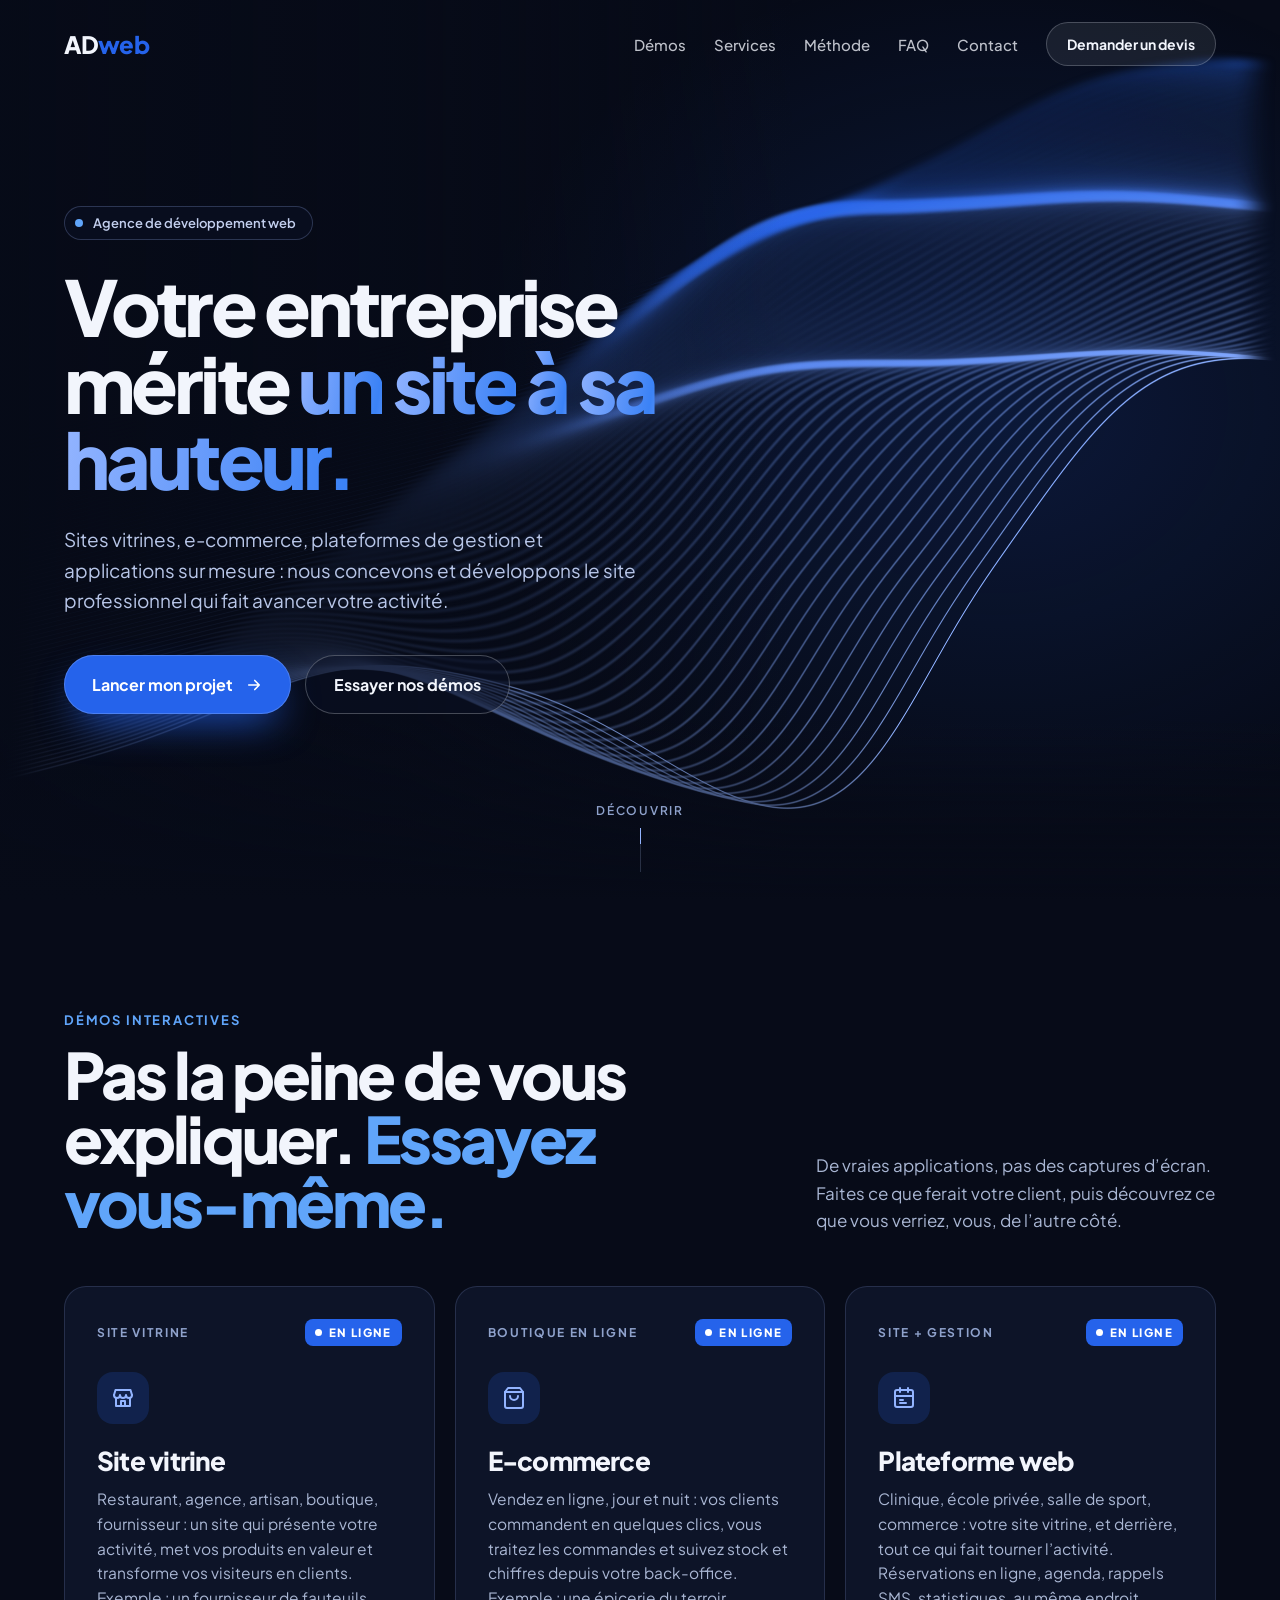
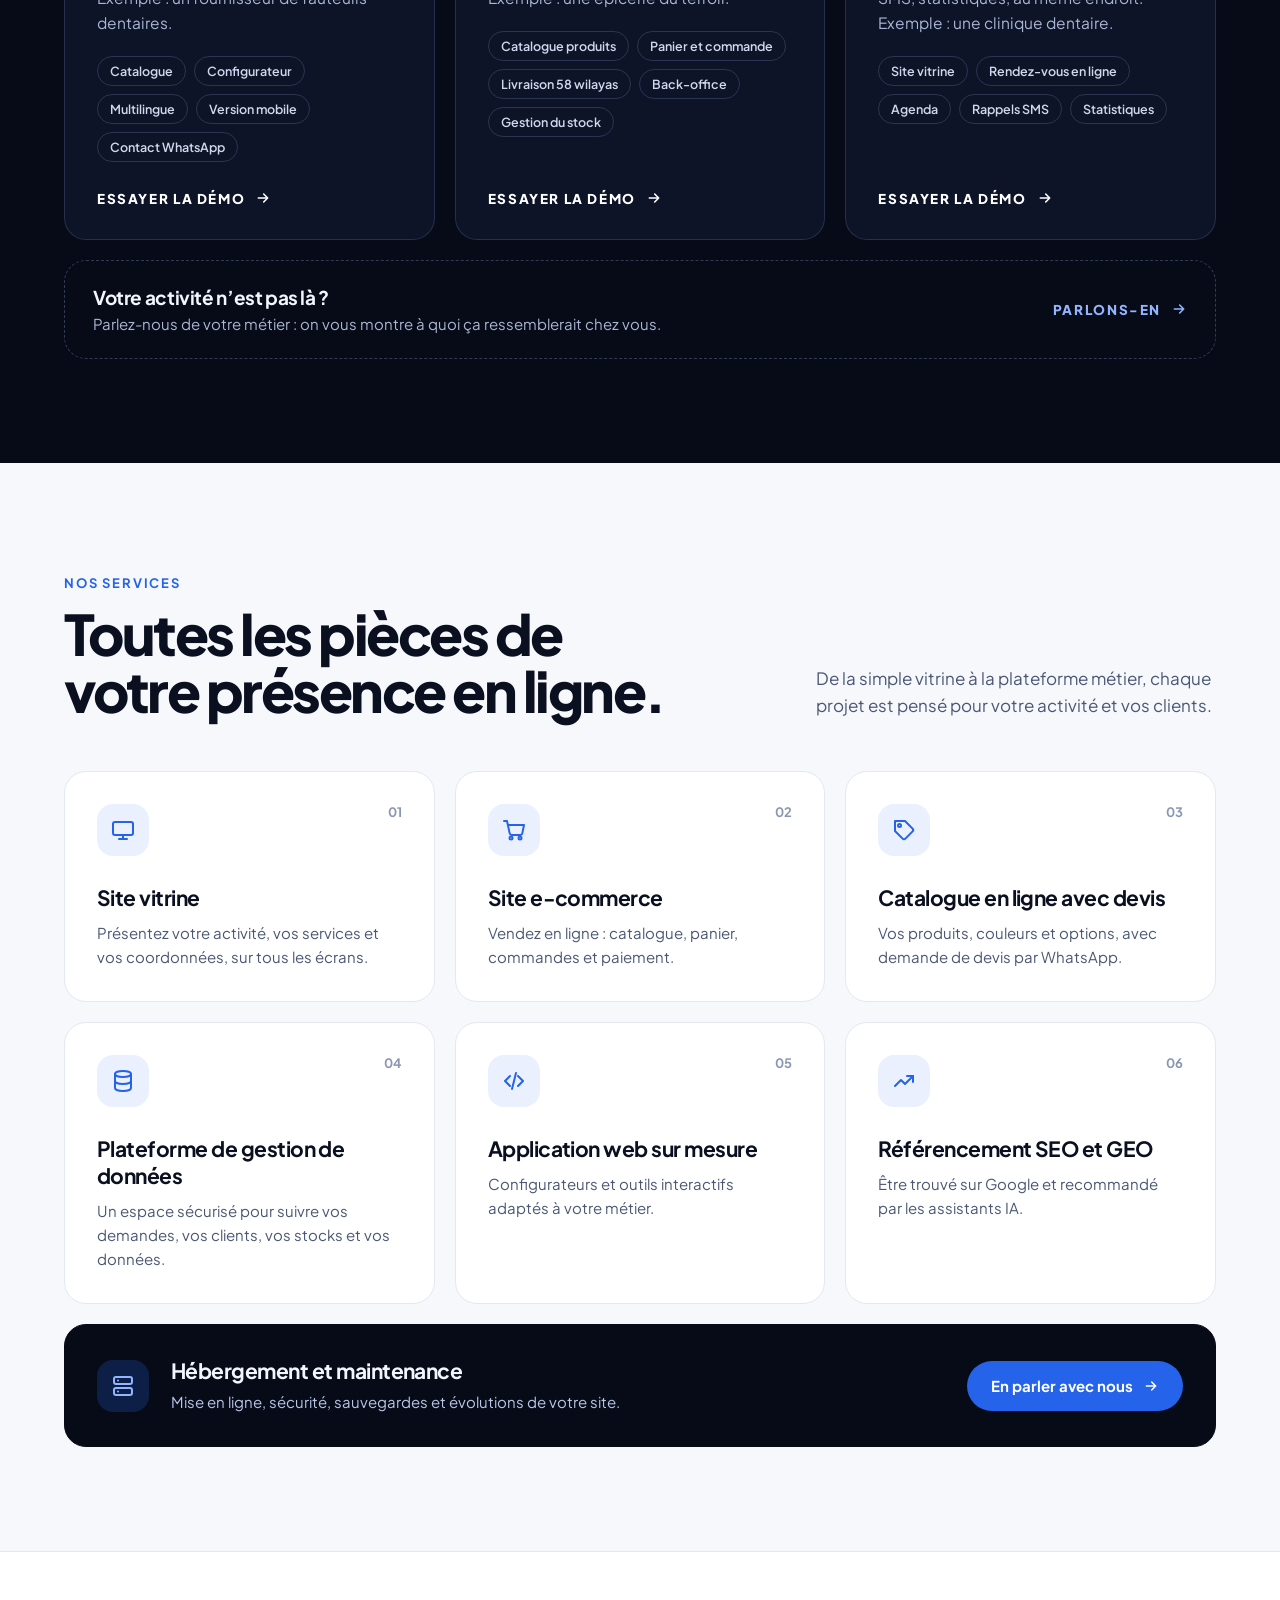
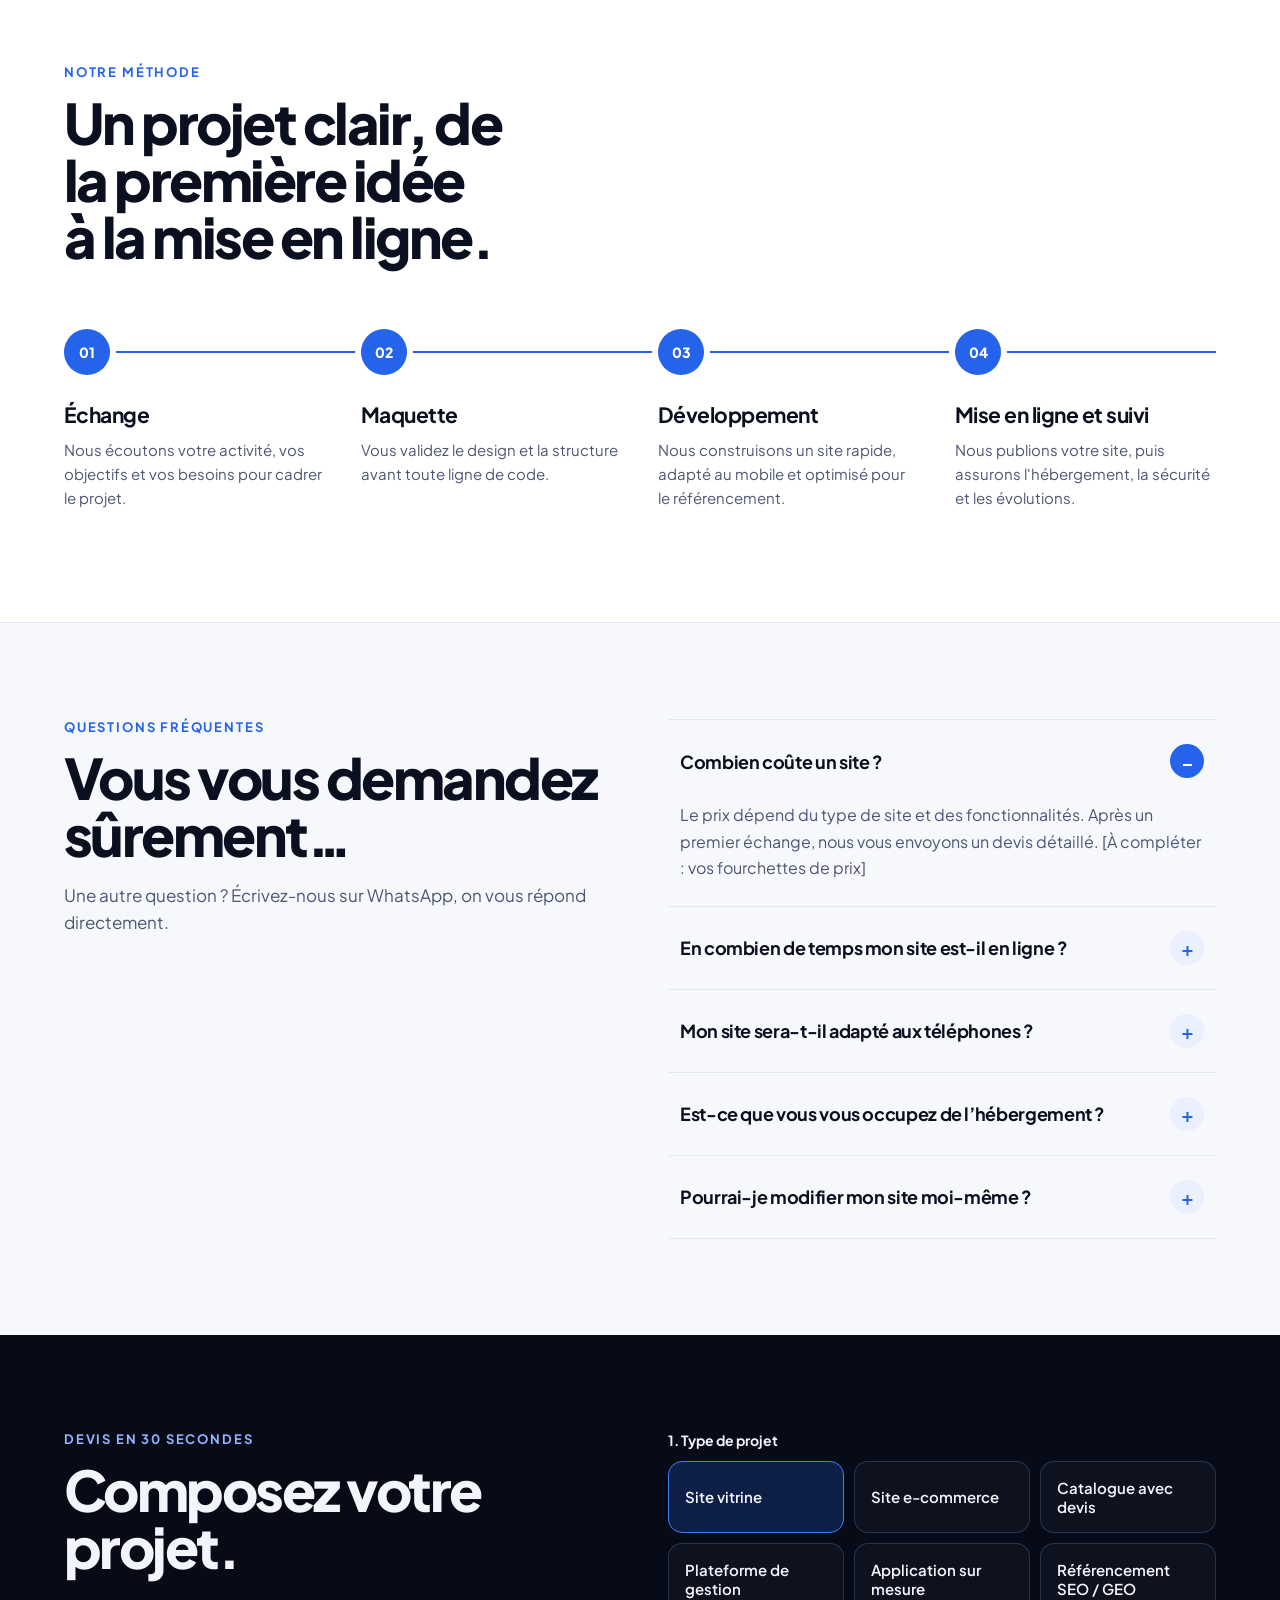
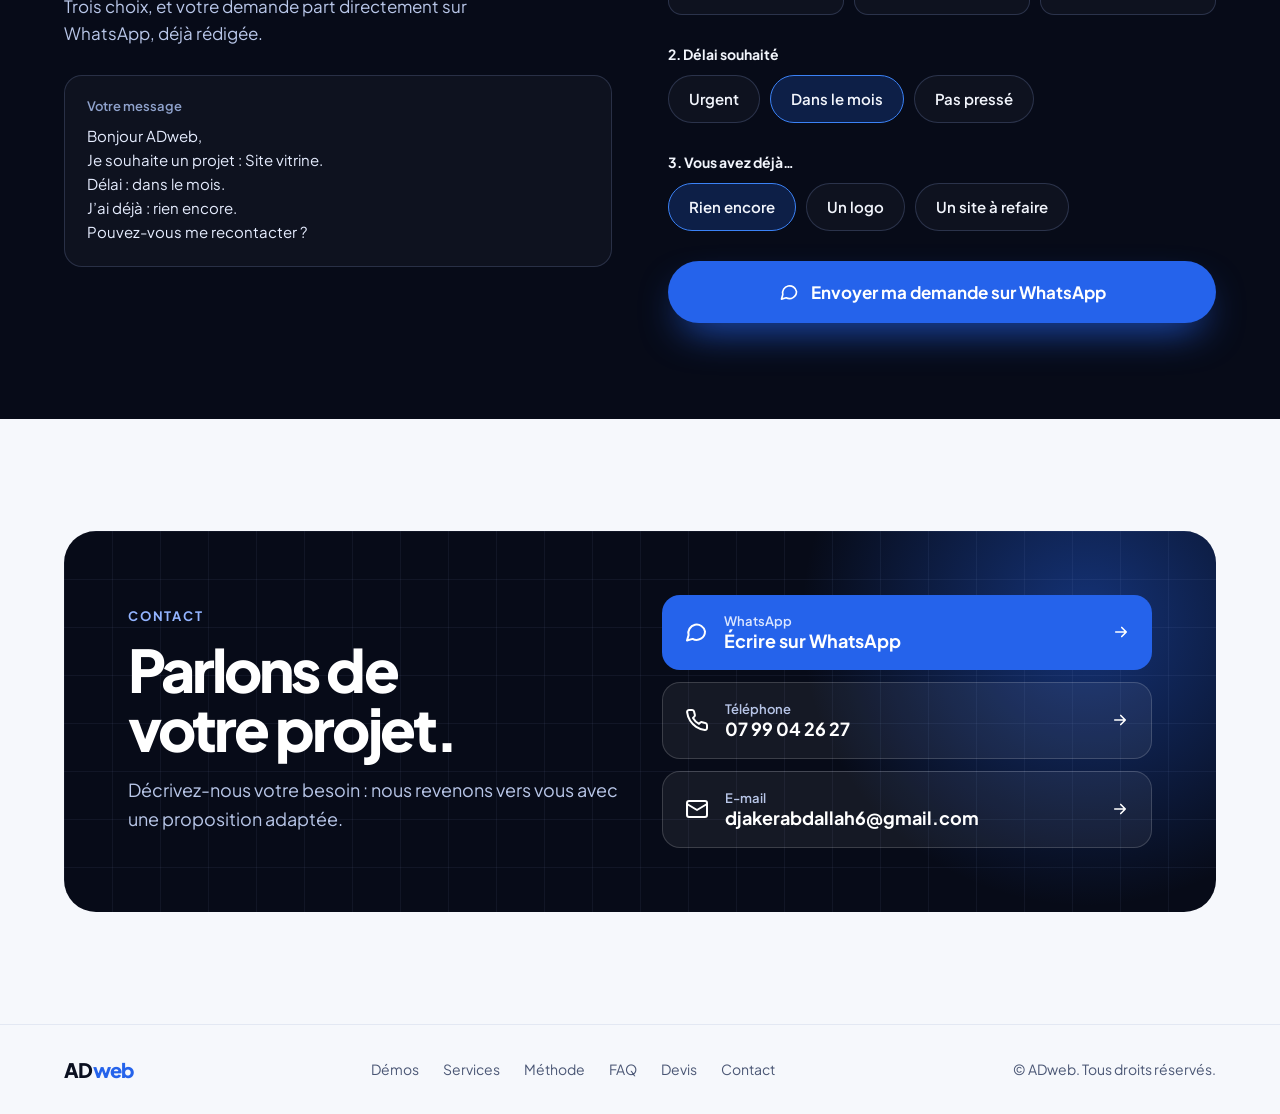
<file: index.html>
<!doctype html>
<html lang="fr">
<head>
<meta charset="utf-8">
<meta name="viewport" content="width=device-width, initial-scale=1, viewport-fit=cover">
<title>ADweb · Votre entreprise mérite un site à sa hauteur</title>
<meta name="description" content="ADweb conçoit et développe des sites vitrines, e-commerce, plateformes de gestion et applications web sur mesure.">
<meta name="theme-color" content="#070b18">
<meta property="og:title" content="ADweb · Votre entreprise mérite un site à sa hauteur">
<meta property="og:description" content="Sites vitrines, e-commerce, plateformes de gestion et applications sur mesure.">
<meta property="og:type" content="website">
<link rel="icon" href="favicon.svg" type="image/svg+xml">
<link rel="preconnect" href="https://fonts.googleapis.com">
<link rel="preconnect" href="https://fonts.gstatic.com" crossorigin>
<link href="https://fonts.googleapis.com/css2?family=Plus+Jakarta+Sans:wght@400;500;600;700;800&display=swap" rel="stylesheet">
<style>

body{margin:0;background:#070b18}
a{color:inherit}
.adw *{box-sizing:border-box}
.adw a:focus-visible,.adw button:focus-visible{outline:3px solid #60a5fa;outline-offset:3px;border-radius:12px}
.adw .nl{text-decoration:none;opacity:.78;transition:opacity .2s}
.adw .nl:hover{opacity:1}
.adw .btn{text-decoration:none;transition:transform .2s,box-shadow .2s,background .2s}
.adw .btn:hover{transform:translateY(-2px)}
.adw .ghost:hover{background:rgba(255,255,255,.08)}
.adw .card{transition:transform .25s,border-color .25s,box-shadow .25s}
.adw .card:hover{transform:translateY(-4px);border-color:rgba(37,99,235,.45);box-shadow:0 24px 48px -28px rgba(15,23,42,.35)}
.adw .lnk{text-decoration:none;transition:color .2s}
.adw .lnk:hover{color:#60a5fa}
.adw .float{transform-box:fill-box;transform-origin:center;animation:adwFit 6s cubic-bezier(.65,0,.35,1) infinite}
@keyframes adwFit{0%,12%{transform:translate(70px,-92px) rotate(-14deg)}42%,78%{transform:translate(0,0) rotate(0)}100%{transform:translate(70px,-92px) rotate(-14deg)}}
.adw .slot{animation:adwSlot 6s ease-in-out infinite}
@keyframes adwSlot{0%,30%{opacity:1}42%,78%{opacity:0}92%,100%{opacity:1}}
.adw .pe{pointer-events:none}.adw .pe a,.adw .pe-a{pointer-events:auto}
.rbg .relative{position:relative}.rbg .absolute{position:absolute}.rbg .inset-0{inset:0}.rbg .block{display:block}.rbg .h-full{height:100%}.rbg .w-full{width:100%}.rbg .overflow-hidden{overflow:hidden}.rbg .pointer-events-none{pointer-events:none}
.adw .w{display:inline-block;opacity:0;filter:blur(10px);transform:translateY(24px);animation:adwW .9s cubic-bezier(.2,.7,.2,1) forwards}
@keyframes adwW{to{opacity:1;filter:blur(0);transform:none}}
.adw .grad{background:linear-gradient(100deg,#93b4ff 0%,#3b82f6 45%,#a5c0ff 70%,#3b82f6 100%);background-size:220% 100%;-webkit-background-clip:text;background-clip:text;color:transparent;animation:adwW .9s cubic-bezier(.2,.7,.2,1) forwards,adwG 6s linear 1.5s infinite}
@keyframes adwG{to{background-position:-220% 0}}
.adw .rise{opacity:0;transform:translateY(16px);animation:adwR .8s cubic-bezier(.2,.7,.2,1) forwards}
@keyframes adwR{to{opacity:1;transform:none}}
.adw .pulse{box-shadow:0 0 0 0 rgba(96,165,250,.6);animation:adwP 2s ease-out infinite}
@keyframes adwP{to{box-shadow:0 0 0 10px rgba(96,165,250,0)}}
.adw .shine{position:relative;overflow:hidden}
.adw .shine::after{content:"";position:absolute;top:0;bottom:0;width:40%;left:-60%;background:linear-gradient(100deg,transparent,rgba(255,255,255,.35),transparent);transform:skewX(-20deg);animation:adwS 3.6s ease-in-out 2s infinite}
@keyframes adwS{0%,60%{left:-60%}100%{left:130%}}
.adw .btn .arr{transition:transform .25s}.adw .btn:hover .arr{transform:translateX(4px)}
.adw .drip{animation:adwD 1.8s cubic-bezier(.6,0,.4,1) infinite}
@keyframes adwD{0%{transform:translateY(-16px)}100%{transform:translateY(44px)}}
.adw .bar{margin-right:-2px;backface-visibility:hidden;transform:scaleY(0);transform-origin:bottom;animation:adwB 1.4s cubic-bezier(.76,0,.24,1) forwards}
@keyframes adwB{0%{transform:scaleY(0);transform-origin:bottom}42%{transform:scaleY(1);transform-origin:bottom}43%{transform:scaleY(1);transform-origin:top}58%{transform:scaleY(1);transform-origin:top}100%{transform:scaleY(0);transform-origin:top}}
.adw .trl{opacity:0;animation:adwL 1.4s ease forwards}
@keyframes adwL{0%,25%{opacity:0;transform:translateY(20px)}40%,60%{opacity:1;transform:none}75%,100%{opacity:0;transform:translateY(-20px)}}
.adw .deploy{clip-path:inset(0 100% 0 0);animation:adwDep 1.8s cubic-bezier(.65,0,.25,1) 1.25s forwards}
@keyframes adwDep{to{clip-path:inset(0 0 0 0)}}
.adw .intro{animation:adwIn .8s cubic-bezier(.76,0,.24,1) 1.25s forwards}
@keyframes adwIn{to{transform:translateY(-100%);visibility:hidden}}
.adw .il{display:inline-block;opacity:0;transform:translateY(60%);filter:blur(8px);animation:adwW .7s cubic-bezier(.2,.7,.2,1) forwards}
.adw .ibar{transform:scaleX(0);transform-origin:left;animation:adwBar 1s cubic-bezier(.65,0,.35,1) .2s forwards}
@keyframes adwBar{to{transform:scaleX(1)}}
.adw .ink{transform:scale(0);animation:adwInk 1.4s cubic-bezier(.76,0,.24,1) forwards}
@keyframes adwInk{0%{transform:scale(0);opacity:1}45%,58%{transform:scale(1);opacity:1}100%{transform:scale(1);opacity:0}}
.adw .mq{animation:adwMq 38s linear infinite}
.adw .mq:hover{animation-play-state:paused}
@keyframes adwMq{to{transform:translateX(-50%)}}
.adw .rv{opacity:0;transform:translateY(28px);transition:opacity .9s cubic-bezier(.2,.7,.2,1),transform .9s cubic-bezier(.2,.7,.2,1)}
.adw .rv.in{opacity:1;transform:none}
.adw .card.rv.in:hover{transform:translateY(-6px)}
.adw .card::before{content:"";position:absolute;inset:0;pointer-events:none;opacity:0;transition:opacity .3s;background:radial-gradient(360px circle at var(--mx,50%) var(--my,50%),rgba(37,99,235,.12),transparent 60%)}
.adw .card.dark::before{background:radial-gradient(420px circle at var(--mx,50%) var(--my,50%),rgba(96,165,250,.22),transparent 60%)}
.adw .card:hover::before{opacity:1}
.adw .card>*{position:relative}
.adw .card .ico{transition:transform .35s cubic-bezier(.2,.7,.2,1)}
.adw .card:hover .ico{transform:rotate(-8deg) scale(1.08)}
.adw .mline{transform:scaleX(0);transform-origin:left;transition:transform 1.6s cubic-bezier(.65,0,.25,1) .2s}
.adw .steps.in .mline{transform:scaleX(1)}
.adw .st{opacity:0;transform:translateY(18px);transition:opacity .7s ease,transform .7s ease}
.adw .steps.in .st{opacity:1;transform:none}
.adw .cta:hover .arr{transform:translateX(4px)}
.adw a.card:hover .cta .arr{transform:translateX(4px)}
.adw .opt{transition:border-color .2s,background .2s,transform .2s;cursor:pointer}.adw .opt:hover{transform:translateY(-2px)}
.adw .qa{transition:background .2s}.adw .qa:hover{background:#f1f5fd}
@media (max-width:760px){.adw .scrim{background:linear-gradient(180deg,rgba(7,11,24,.55) 0%,rgba(7,11,24,.88) 45%,rgba(7,11,24,.6) 100%)!important}.adw .cglow{display:none}.adw .hide-m{display:none}}
@media (prefers-reduced-motion:reduce){.adw .intro{display:none}.adw .deploy{animation:none;clip-path:none}.adw .rv,.adw .st{opacity:1;transform:none;transition:none}.adw .mline{transform:scaleX(1);transition:none}.adw .mq{animation:none}.adw .w,.adw .rise,.adw .grad{animation:none;opacity:1;filter:none;transform:none}.adw .shine::after,.adw .drip,.adw .pulse{animation:none}.adw .float,.adw .slot{animation:none}.adw .float{transform:none}.adw .slot{opacity:0}}

.adw .opt{border:1.5px solid rgba(148,170,230,.22);background:rgba(255,255,255,.03)}
.adw .opt.on{border-color:#3b82f6;background:rgba(37,99,235,.22)}
.adw .qa .sg{flex:none;width:34px;height:34px;border-radius:50%;display:flex;align-items:center;justify-content:center;font-size:20px;font-weight:600;color:#2563eb;background:#eaf0fe}
.adw .qa[aria-expanded="true"] .sg{color:#fff;background:#2563eb}
html{scroll-behavior:smooth}

</style>
</head>
<body>
<div class="adw" id="root" style="font-family: 'Plus Jakarta Sans', system-ui, sans-serif; color: #0b1020; background: #f6f8fc; min-height: 100vh">

<!-- HERO -->
<header id="hero" style="background: #070b18; color: #f2f5fc; position: relative; overflow: hidden; min-height: 100vh; min-height: 100svh; display: flex; flex-direction: column">
  <div class="rbg deploy" id="bg" aria-hidden="true" style="position: absolute; inset: 0"></div>
  <div id="glow" class="cglow" aria-hidden="true" style="position: absolute; left: 0; top: 0; width: 560px; height: 560px; margin: -280px 0 0 -280px; border-radius: 50%; background: radial-gradient(circle, rgba(96,165,250,.18), rgba(96,165,250,.06) 35%, rgba(96,165,250,0) 62%); pointer-events: none; opacity: 0; transition: opacity .5s; will-change: transform"></div>
  <div aria-hidden="true" style="position: absolute; inset: 0; pointer-events: none; background: radial-gradient(ellipse 60% 70% at 78% 45%, rgba(37,99,235,.16), rgba(37,99,235,0) 70%)"></div>
  <div aria-hidden="true" class="scrim" style="position: absolute; inset: 0; pointer-events: none; background: linear-gradient(90deg, rgba(7,11,24,.9) 0%, rgba(7,11,24,.6) 32%, rgba(7,11,24,0) 62%)"></div>
  <div aria-hidden="true" style="position: absolute; left: 0; right: 0; bottom: 0; height: 180px; pointer-events: none; background: linear-gradient(0deg, #070b18, rgba(7,11,24,0))"></div>

  <nav aria-label="Navigation principale" class="pe rise" style="position: relative; width: 100%; max-width: 1200px; margin: 0 auto; padding: 22px 24px; display: flex; align-items: center; justify-content: space-between; gap: 16px; flex-wrap: wrap; animation-delay: 1500ms">
    <a href="#top" style="text-decoration: none; font-weight: 800; font-size: 24px; letter-spacing: -0.035em">AD<span style="color: #2563eb">web</span></a>
    <div style="display: flex; align-items: center; gap: 28px; font-size: 15px; font-weight: 500; flex-wrap: wrap">
      <a class="nl hide-m" href="#demos" data-go="demos">Démos</a>
      <a class="nl hide-m" href="#services" data-go="services">Services</a>
      <a class="nl hide-m" href="#methode" data-go="methode">Méthode</a>
      <a class="nl hide-m" href="#faq" data-go="faq">FAQ</a>
      <a class="nl hide-m" href="#contact" data-go="contact">Contact</a>
      <a class="btn" href="#devis" data-go="devis" style="background: rgba(242,245,252,.08); color: #f2f5fc; border: 1px solid rgba(242,245,252,.22); font-weight: 700; font-size: 14px; padding: 12px 20px; border-radius: 999px; min-height: 44px; display: inline-flex; align-items: center">Demander un devis</a>
    </div>
  </nav>

  <div id="top" class="pe" style="position: relative; width: 100%; max-width: 1200px; margin: 0 auto; padding: 72px 24px 140px; flex: 1; display: flex; flex-direction: column; justify-content: center">
    <div style="max-width: 680px">
      <p class="rise" style="display: inline-flex; align-items: center; gap: 10px; margin: 0 0 28px; padding: 8px 16px 8px 10px; border: 1px solid rgba(148,170,230,.26); background: rgba(10,16,36,.6); border-radius: 999px; font-size: 13px; font-weight: 600; color: #c3cfee; animation-delay: 1620ms">
        <span aria-hidden="true" class="pulse" style="width: 8px; height: 8px; border-radius: 50%; background: #60a5fa"></span>
        Agence de développement web
      </p>
      <h1 style="margin: 0 0 26px; font-size: clamp(42px, 6vw, 84px); line-height: 1; letter-spacing: -0.05em; font-weight: 800">
        <span class="w" style="animation-delay: 1720ms">Votre</span> <span class="w" style="animation-delay: 1790ms">entreprise</span> <span class="w" style="animation-delay: 1860ms">mérite</span> <span class="w grad" style="animation-delay: 1930ms">un</span> <span class="w grad" style="animation-delay: 2000ms">site</span> <span class="w grad" style="animation-delay: 2070ms">à</span> <span class="w grad" style="animation-delay: 2140ms">sa</span> <span class="w grad" style="animation-delay: 2210ms">hauteur.</span>
      </h1>
      <p class="rise" style="margin: 0 0 40px; font-size: 19px; line-height: 1.6; color: #b8c6e8; max-width: 31em; animation-delay: 2220ms">Sites vitrines, e-commerce, plateformes de gestion et applications sur mesure : nous concevons et développons le site professionnel qui fait avancer votre activité.</p>
      <div class="rise" style="display: flex; flex-wrap: wrap; gap: 14px; animation-delay: 2340ms">
        <a class="btn shine" href="#devis" data-go="devis" data-boost style="background: #2563eb; color: #ffffff; font-weight: 700; font-size: 16px; padding: 18px 28px; border-radius: 999px; min-height: 56px; display: inline-flex; align-items: center; gap: 12px; box-shadow: 0 0 0 1px rgba(147,180,255,.35) inset, 0 18px 40px -14px rgba(37,99,235,.9)">
          Lancer mon projet
          <svg class="arr" width="18" height="18" viewBox="0 0 24 24" fill="none" stroke="currentColor" stroke-width="2.2" stroke-linecap="round" stroke-linejoin="round" aria-hidden="true"><path d="M5 12h14M13 6l6 6-6 6"></path></svg>
        </a>
        <a class="btn ghost" href="#demos" data-go="demos" data-boost style="color: #f2f5fc; font-weight: 700; font-size: 16px; padding: 18px 28px; border-radius: 999px; min-height: 56px; display: inline-flex; align-items: center; border: 1px solid rgba(242,245,252,.26); background: rgba(10,16,36,.5)">Essayer nos démos</a>
      </div>
    </div>
  </div>

  <a class="pe-a rise hide-m" href="#demos" data-go="demos" style="position: absolute; left: 0; right: 0; margin: 0 auto; width: max-content; bottom: 28px; display: flex; flex-direction: column; align-items: center; gap: 10px; font-size: 12px; font-weight: 600; letter-spacing: 0.14em; text-transform: uppercase; color: #8fa2cc; text-decoration: none; animation-delay: 2600ms">
    Découvrir
    <span aria-hidden="true" style="position: relative; width: 1px; height: 44px; background: rgba(143,162,204,.25); overflow: hidden"><span class="drip" style="position: absolute; left: 0; top: 0; width: 1px; height: 16px; background: #93b4ff"></span></span>
  </a>
</header>

<!-- DEMOS -->
<section id="demos" style="font-family: 'Plus Jakarta Sans', system-ui, sans-serif; color: #f2f5fc; background: #070b18; scroll-margin-top: 0">
  <div style="max-width: 1200px; margin: 0 auto; padding: 112px 24px 104px">
    <div style="display: flex; flex-wrap: wrap; justify-content: space-between; align-items: flex-end; gap: 24px; margin-bottom: 52px">
      <div class="rv" style="max-width: 720px">
        <p style="margin: 0 0 14px; font-size: 13px; font-weight: 700; letter-spacing: 0.14em; text-transform: uppercase; color: #60a5fa">Démos interactives</p>
        <h2 style="margin: 0; font-size: clamp(36px, 5vw, 64px); line-height: 1; letter-spacing: -0.045em; font-weight: 800; text-wrap: balance">Pas la peine de vous expliquer. <span style="color: #60a5fa">Essayez vous-même.</span></h2>
      </div>
      <p class="rv" style="margin: 0; max-width: 400px; font-size: 17px; line-height: 1.6; color: #a9b6d3; transition-delay: 120ms">De vraies applications, pas des captures d’écran. Faites ce que ferait votre client, puis découvrez ce que vous verriez, vous, de l’autre côté.</p>
    </div>
    <div style="display: grid; grid-template-columns: repeat(auto-fit, minmax(min(100%, 330px), 1fr)); gap: 20px">
      <a class="card dark rv" href="demos/site-vitrine/" style="position: relative; overflow: hidden; text-decoration: none; color: inherit; display: flex; flex-direction: column; background: #0d1428; border: 1px solid rgba(148,170,230,.18); border-radius: 22px; padding: 32px; transition-delay: 0ms">
        <div style="display: flex; justify-content: space-between; align-items: center; gap: 10px; margin-bottom: 26px">
          <span style="font-size: 12px; font-weight: 700; letter-spacing: 0.14em; text-transform: uppercase; color: #8fa2cc">Site vitrine</span>
          <span style="display: inline-flex; align-items: center; gap: 7px; font-size: 11.5px; font-weight: 800; letter-spacing: 0.12em; text-transform: uppercase; color: #fff; background: #2563eb; border-radius: 8px; padding: 6px 10px; white-space: nowrap"><span class="pulse" style="width: 7px; height: 7px; border-radius: 50%; background: #fff"></span>En ligne</span>
        </div>
        <div class="ico" style="width: 52px; height: 52px; border-radius: 16px; background: rgba(37,99,235,.18); color: #93b4ff; display: flex; align-items: center; justify-content: center; margin-bottom: 20px"><svg width="24" height="24" viewBox="0 0 24 24" fill="none" stroke="currentColor" stroke-width="2" stroke-linecap="round" stroke-linejoin="round" aria-hidden="true"><path d="M3 9l1.5-5h15L21 9"></path><path d="M3 9a3 3 0 0 0 6 0 3 3 0 0 0 6 0 3 3 0 0 0 6 0"></path><path d="M5 12v8h14v-8"></path><path d="M10 20v-5h4v5"></path></svg></div>
        <h3 style="margin: 0 0 10px; font-size: 26px; letter-spacing: -0.03em; font-weight: 800">Site vitrine</h3>
        <p style="margin: 0 0 20px; font-size: 15.5px; line-height: 1.6; color: #a9b6d3">Restaurant, agence, artisan, boutique, fournisseur : un site qui présente votre activité, met vos produits en valeur et transforme vos visiteurs en clients. Exemple : un fournisseur de fauteuils dentaires.</p>
        <div style="display: flex; flex-wrap: wrap; gap: 8px; margin-bottom: 28px">
          <span style="font-size: 12.5px; font-weight: 600; color: #cfd8ee; border: 1px solid rgba(148,170,230,.22); border-radius: 999px; padding: 6px 12px">Catalogue</span><span style="font-size: 12.5px; font-weight: 600; color: #cfd8ee; border: 1px solid rgba(148,170,230,.22); border-radius: 999px; padding: 6px 12px">Configurateur</span><span style="font-size: 12.5px; font-weight: 600; color: #cfd8ee; border: 1px solid rgba(148,170,230,.22); border-radius: 999px; padding: 6px 12px">Multilingue</span><span style="font-size: 12.5px; font-weight: 600; color: #cfd8ee; border: 1px solid rgba(148,170,230,.22); border-radius: 999px; padding: 6px 12px">Version mobile</span><span style="font-size: 12.5px; font-weight: 600; color: #cfd8ee; border: 1px solid rgba(148,170,230,.22); border-radius: 999px; padding: 6px 12px">Contact WhatsApp</span>
        </div>
        <span class="cta" style="margin-top: auto; display: inline-flex; align-items: center; gap: 10px; font-size: 13.5px; font-weight: 800; letter-spacing: 0.12em; text-transform: uppercase; color: #fff">Essayer la démo<svg class="arr" width="16" height="16" viewBox="0 0 24 24" fill="none" stroke="currentColor" stroke-width="2.4" stroke-linecap="round" stroke-linejoin="round" aria-hidden="true" style="transition: transform .25s"><path d="M5 12h14M13 6l6 6-6 6"></path></svg></span>
      </a>
      <a class="card dark rv" href="demos/e-commerce/" style="position: relative; overflow: hidden; text-decoration: none; color: inherit; display: flex; flex-direction: column; background: #0d1428; border: 1px solid rgba(148,170,230,.18); border-radius: 22px; padding: 32px; transition-delay: 100ms">
        <div style="display: flex; justify-content: space-between; align-items: center; gap: 10px; margin-bottom: 26px">
          <span style="font-size: 12px; font-weight: 700; letter-spacing: 0.14em; text-transform: uppercase; color: #8fa2cc">Boutique en ligne</span>
          <span style="display: inline-flex; align-items: center; gap: 7px; font-size: 11.5px; font-weight: 800; letter-spacing: 0.12em; text-transform: uppercase; color: #fff; background: #2563eb; border-radius: 8px; padding: 6px 10px; white-space: nowrap"><span class="pulse" style="width: 7px; height: 7px; border-radius: 50%; background: #fff"></span>En ligne</span>
        </div>
        <div class="ico" style="width: 52px; height: 52px; border-radius: 16px; background: rgba(37,99,235,.18); color: #93b4ff; display: flex; align-items: center; justify-content: center; margin-bottom: 20px"><svg width="24" height="24" viewBox="0 0 24 24" fill="none" stroke="currentColor" stroke-width="2" stroke-linecap="round" stroke-linejoin="round" aria-hidden="true"><path d="M6 2L3 6v14a2 2 0 0 0 2 2h14a2 2 0 0 0 2-2V6l-3-4z"></path><path d="M3 6h18M16 10a4 4 0 0 1-8 0"></path></svg></div>
        <h3 style="margin: 0 0 10px; font-size: 26px; letter-spacing: -0.03em; font-weight: 800">E-commerce</h3>
        <p style="margin: 0 0 20px; font-size: 15.5px; line-height: 1.6; color: #a9b6d3">Vendez en ligne, jour et nuit : vos clients commandent en quelques clics, vous traitez les commandes et suivez stock et chiffres depuis votre back-office. Exemple : une épicerie du terroir.</p>
        <div style="display: flex; flex-wrap: wrap; gap: 8px; margin-bottom: 28px">
          <span style="font-size: 12.5px; font-weight: 600; color: #cfd8ee; border: 1px solid rgba(148,170,230,.22); border-radius: 999px; padding: 6px 12px">Catalogue produits</span><span style="font-size: 12.5px; font-weight: 600; color: #cfd8ee; border: 1px solid rgba(148,170,230,.22); border-radius: 999px; padding: 6px 12px">Panier et commande</span><span style="font-size: 12.5px; font-weight: 600; color: #cfd8ee; border: 1px solid rgba(148,170,230,.22); border-radius: 999px; padding: 6px 12px">Livraison 58 wilayas</span><span style="font-size: 12.5px; font-weight: 600; color: #cfd8ee; border: 1px solid rgba(148,170,230,.22); border-radius: 999px; padding: 6px 12px">Back-office</span><span style="font-size: 12.5px; font-weight: 600; color: #cfd8ee; border: 1px solid rgba(148,170,230,.22); border-radius: 999px; padding: 6px 12px">Gestion du stock</span>
        </div>
        <span class="cta" style="margin-top: auto; display: inline-flex; align-items: center; gap: 10px; font-size: 13.5px; font-weight: 800; letter-spacing: 0.12em; text-transform: uppercase; color: #fff">Essayer la démo<svg class="arr" width="16" height="16" viewBox="0 0 24 24" fill="none" stroke="currentColor" stroke-width="2.4" stroke-linecap="round" stroke-linejoin="round" aria-hidden="true" style="transition: transform .25s"><path d="M5 12h14M13 6l6 6-6 6"></path></svg></span>
      </a>
      <a class="card dark rv" href="demos/plateforme/" style="position: relative; overflow: hidden; text-decoration: none; color: inherit; display: flex; flex-direction: column; background: #0d1428; border: 1px solid rgba(148,170,230,.18); border-radius: 22px; padding: 32px; transition-delay: 200ms">
        <div style="display: flex; justify-content: space-between; align-items: center; gap: 10px; margin-bottom: 26px">
          <span style="font-size: 12px; font-weight: 700; letter-spacing: 0.14em; text-transform: uppercase; color: #8fa2cc">Site + gestion</span>
          <span style="display: inline-flex; align-items: center; gap: 7px; font-size: 11.5px; font-weight: 800; letter-spacing: 0.12em; text-transform: uppercase; color: #fff; background: #2563eb; border-radius: 8px; padding: 6px 10px; white-space: nowrap"><span class="pulse" style="width: 7px; height: 7px; border-radius: 50%; background: #fff"></span>En ligne</span>
        </div>
        <div class="ico" style="width: 52px; height: 52px; border-radius: 16px; background: rgba(37,99,235,.18); color: #93b4ff; display: flex; align-items: center; justify-content: center; margin-bottom: 20px"><svg width="24" height="24" viewBox="0 0 24 24" fill="none" stroke="currentColor" stroke-width="2" stroke-linecap="round" stroke-linejoin="round" aria-hidden="true"><rect x="3" y="4" width="18" height="17" rx="2"></rect><path d="M16 2v4M8 2v4M3 10h18M8 14h3M8 17h6"></path></svg></div>
        <h3 style="margin: 0 0 10px; font-size: 26px; letter-spacing: -0.03em; font-weight: 800">Plateforme web</h3>
        <p style="margin: 0 0 20px; font-size: 15.5px; line-height: 1.6; color: #a9b6d3">Clinique, école privée, salle de sport, commerce : votre site vitrine, et derrière, tout ce qui fait tourner l’activité. Réservations en ligne, agenda, rappels SMS, statistiques, au même endroit. Exemple : une clinique dentaire.</p>
        <div style="display: flex; flex-wrap: wrap; gap: 8px; margin-bottom: 28px">
          <span style="font-size: 12.5px; font-weight: 600; color: #cfd8ee; border: 1px solid rgba(148,170,230,.22); border-radius: 999px; padding: 6px 12px">Site vitrine</span><span style="font-size: 12.5px; font-weight: 600; color: #cfd8ee; border: 1px solid rgba(148,170,230,.22); border-radius: 999px; padding: 6px 12px">Rendez-vous en ligne</span><span style="font-size: 12.5px; font-weight: 600; color: #cfd8ee; border: 1px solid rgba(148,170,230,.22); border-radius: 999px; padding: 6px 12px">Agenda</span><span style="font-size: 12.5px; font-weight: 600; color: #cfd8ee; border: 1px solid rgba(148,170,230,.22); border-radius: 999px; padding: 6px 12px">Rappels SMS</span><span style="font-size: 12.5px; font-weight: 600; color: #cfd8ee; border: 1px solid rgba(148,170,230,.22); border-radius: 999px; padding: 6px 12px">Statistiques</span>
        </div>
        <span class="cta" style="margin-top: auto; display: inline-flex; align-items: center; gap: 10px; font-size: 13.5px; font-weight: 800; letter-spacing: 0.12em; text-transform: uppercase; color: #fff">Essayer la démo<svg class="arr" width="16" height="16" viewBox="0 0 24 24" fill="none" stroke="currentColor" stroke-width="2.4" stroke-linecap="round" stroke-linejoin="round" aria-hidden="true" style="transition: transform .25s"><path d="M5 12h14M13 6l6 6-6 6"></path></svg></span>
      </a>
    </div>
    <a class="rv" href="#contact" data-go="contact" style="margin-top: 20px; display: flex; flex-wrap: wrap; align-items: center; justify-content: space-between; gap: 16px; text-decoration: none; color: inherit; border: 1.5px dashed rgba(148,170,230,.3); border-radius: 22px; padding: 24px 28px">
      <span><b style="display: block; font-size: 19px; letter-spacing: -0.02em; margin-bottom: 4px">Votre activité n’est pas là ?</b><span style="font-size: 15px; color: #a9b6d3">Parlez-nous de votre métier : on vous montre à quoi ça ressemblerait chez vous.</span></span>
      <span class="cta" style="display: inline-flex; align-items: center; gap: 10px; font-size: 13.5px; font-weight: 800; letter-spacing: 0.12em; text-transform: uppercase; color: #93b4ff">Parlons-en<svg class="arr" width="16" height="16" viewBox="0 0 24 24" fill="none" stroke="currentColor" stroke-width="2.4" stroke-linecap="round" stroke-linejoin="round" aria-hidden="true" style="transition: transform .25s"><path d="M5 12h14M13 6l6 6-6 6"></path></svg></span>
    </a>
  </div>
</section>

<!-- SERVICES -->
<section id="services" style="max-width: 1200px; margin: 0 auto; padding: 112px 24px 104px; scroll-margin-top: 0">
  <div style="display: flex; flex-wrap: wrap; justify-content: space-between; align-items: flex-end; gap: 24px; margin-bottom: 52px">
    <div class="rv" style="max-width: 640px">
      <p style="margin: 0 0 14px; font-size: 13px; font-weight: 700; letter-spacing: 0.14em; text-transform: uppercase; color: #2563eb">Nos services</p>
      <h2 style="margin: 0; font-size: clamp(34px, 4.4vw, 56px); line-height: 1.02; letter-spacing: -0.045em; font-weight: 800; text-wrap: balance">Toutes les pièces de votre présence en ligne.</h2>
    </div>
    <p class="rv" style="margin: 0; max-width: 400px; font-size: 17px; line-height: 1.6; color: #4b5775; transition-delay: 120ms">De la simple vitrine à la plateforme métier, chaque projet est pensé pour votre activité et vos clients.</p>
  </div>

  <div style="display: grid; grid-template-columns: repeat(auto-fit, minmax(min(100%, 320px), 1fr)); gap: 20px">
    <article class="card rv" style="position: relative; overflow: hidden; background: #ffffff; border: 1px solid #e3e8f3; border-radius: 22px; padding: 32px; transition-delay: 0ms">
      <div style="display: flex; justify-content: space-between; align-items: flex-start; margin-bottom: 28px">
        <div class="ico" style="width: 52px; height: 52px; border-radius: 16px; background: #eaf0fe; color: #2563eb; display: flex; align-items: center; justify-content: center"><svg width="24" height="24" viewBox="0 0 24 24" fill="none" stroke="currentColor" stroke-width="2" stroke-linecap="round" stroke-linejoin="round" aria-hidden="true"><rect x="2" y="4" width="20" height="13" rx="2"></rect><path d="M8 21h8M12 17v4"></path></svg></div>
        <span style="font-size: 13px; font-weight: 700; color: #8a96b3">01</span>
      </div>
      <h3 style="margin: 0 0 10px; font-size: 21px; letter-spacing: -0.025em; font-weight: 700">Site vitrine</h3>
      <p style="margin: 0; font-size: 15px; line-height: 1.6; color: #4b5775">Présentez votre activité, vos services et vos coordonnées, sur tous les écrans.</p>
    </article>
    <article class="card rv" style="position: relative; overflow: hidden; background: #ffffff; border: 1px solid #e3e8f3; border-radius: 22px; padding: 32px; transition-delay: 80ms">
      <div style="display: flex; justify-content: space-between; align-items: flex-start; margin-bottom: 28px">
        <div class="ico" style="width: 52px; height: 52px; border-radius: 16px; background: #eaf0fe; color: #2563eb; display: flex; align-items: center; justify-content: center"><svg width="24" height="24" viewBox="0 0 24 24" fill="none" stroke="currentColor" stroke-width="2" stroke-linecap="round" stroke-linejoin="round" aria-hidden="true"><circle cx="9" cy="20" r="1.5"></circle><circle cx="18" cy="20" r="1.5"></circle><path d="M2 3h3l2.7 12.4a2 2 0 0 0 2 1.6h8.6a2 2 0 0 0 2-1.6L22 7H6"></path></svg></div>
        <span style="font-size: 13px; font-weight: 700; color: #8a96b3">02</span>
      </div>
      <h3 style="margin: 0 0 10px; font-size: 21px; letter-spacing: -0.025em; font-weight: 700">Site e-commerce</h3>
      <p style="margin: 0; font-size: 15px; line-height: 1.6; color: #4b5775">Vendez en ligne : catalogue, panier, commandes et paiement.</p>
    </article>
    <article class="card rv" style="position: relative; overflow: hidden; background: #ffffff; border: 1px solid #e3e8f3; border-radius: 22px; padding: 32px; transition-delay: 160ms">
      <div style="display: flex; justify-content: space-between; align-items: flex-start; margin-bottom: 28px">
        <div class="ico" style="width: 52px; height: 52px; border-radius: 16px; background: #eaf0fe; color: #2563eb; display: flex; align-items: center; justify-content: center"><svg width="24" height="24" viewBox="0 0 24 24" fill="none" stroke="currentColor" stroke-width="2" stroke-linecap="round" stroke-linejoin="round" aria-hidden="true"><path d="M20.6 13.4 13.4 20.6a2 2 0 0 1-2.8 0L3 13V3h10l7.6 7.6a2 2 0 0 1 0 2.8Z"></path><circle cx="7.5" cy="7.5" r="1.5"></circle></svg></div>
        <span style="font-size: 13px; font-weight: 700; color: #8a96b3">03</span>
      </div>
      <h3 style="margin: 0 0 10px; font-size: 21px; letter-spacing: -0.025em; font-weight: 700">Catalogue en ligne avec devis</h3>
      <p style="margin: 0; font-size: 15px; line-height: 1.6; color: #4b5775">Vos produits, couleurs et options, avec demande de devis par WhatsApp.</p>
    </article>
    <article class="card rv" style="position: relative; overflow: hidden; background: #ffffff; border: 1px solid #e3e8f3; border-radius: 22px; padding: 32px; transition-delay: 0ms">
      <div style="display: flex; justify-content: space-between; align-items: flex-start; margin-bottom: 28px">
        <div class="ico" style="width: 52px; height: 52px; border-radius: 16px; background: #eaf0fe; color: #2563eb; display: flex; align-items: center; justify-content: center"><svg width="24" height="24" viewBox="0 0 24 24" fill="none" stroke="currentColor" stroke-width="2" stroke-linecap="round" stroke-linejoin="round" aria-hidden="true"><ellipse cx="12" cy="5" rx="8" ry="3"></ellipse><path d="M4 5v14c0 1.7 3.6 3 8 3s8-1.3 8-3V5"></path><path d="M4 12c0 1.7 3.6 3 8 3s8-1.3 8-3"></path></svg></div>
        <span style="font-size: 13px; font-weight: 700; color: #8a96b3">04</span>
      </div>
      <h3 style="margin: 0 0 10px; font-size: 21px; letter-spacing: -0.025em; font-weight: 700">Plateforme de gestion de données</h3>
      <p style="margin: 0; font-size: 15px; line-height: 1.6; color: #4b5775">Un espace sécurisé pour suivre vos demandes, vos clients, vos stocks et vos données.</p>
    </article>
    <article class="card rv" style="position: relative; overflow: hidden; background: #ffffff; border: 1px solid #e3e8f3; border-radius: 22px; padding: 32px; transition-delay: 80ms">
      <div style="display: flex; justify-content: space-between; align-items: flex-start; margin-bottom: 28px">
        <div class="ico" style="width: 52px; height: 52px; border-radius: 16px; background: #eaf0fe; color: #2563eb; display: flex; align-items: center; justify-content: center"><svg width="24" height="24" viewBox="0 0 24 24" fill="none" stroke="currentColor" stroke-width="2" stroke-linecap="round" stroke-linejoin="round" aria-hidden="true"><path d="m8 7-5 5 5 5M16 7l5 5-5 5M14 4l-4 16"></path></svg></div>
        <span style="font-size: 13px; font-weight: 700; color: #8a96b3">05</span>
      </div>
      <h3 style="margin: 0 0 10px; font-size: 21px; letter-spacing: -0.025em; font-weight: 700">Application web sur mesure</h3>
      <p style="margin: 0; font-size: 15px; line-height: 1.6; color: #4b5775">Configurateurs et outils interactifs adaptés à votre métier.</p>
    </article>
    <article class="card rv" style="position: relative; overflow: hidden; background: #ffffff; border: 1px solid #e3e8f3; border-radius: 22px; padding: 32px; transition-delay: 160ms">
      <div style="display: flex; justify-content: space-between; align-items: flex-start; margin-bottom: 28px">
        <div class="ico" style="width: 52px; height: 52px; border-radius: 16px; background: #eaf0fe; color: #2563eb; display: flex; align-items: center; justify-content: center"><svg width="24" height="24" viewBox="0 0 24 24" fill="none" stroke="currentColor" stroke-width="2" stroke-linecap="round" stroke-linejoin="round" aria-hidden="true"><path d="M3 17 9 11l4 4 8-8"></path><path d="M15 7h6v6"></path></svg></div>
        <span style="font-size: 13px; font-weight: 700; color: #8a96b3">06</span>
      </div>
      <h3 style="margin: 0 0 10px; font-size: 21px; letter-spacing: -0.025em; font-weight: 700">Référencement SEO et GEO</h3>
      <p style="margin: 0; font-size: 15px; line-height: 1.6; color: #4b5775">Être trouvé sur Google et recommandé par les assistants IA.</p>
    </article>
    <article class="card dark rv" style="position: relative; overflow: hidden; background: #070b18; color: #f2f5fc; border: 1px solid #070b18; border-radius: 22px; padding: 32px; grid-column: 1 / -1; display: flex; flex-wrap: wrap; align-items: center; justify-content: space-between; gap: 24px">
      <div style="display: flex; align-items: center; gap: 22px; flex: 1 1 420px">
        <div style="width: 52px; height: 52px; flex: none; border-radius: 16px; background: rgba(37,99,235,.22); color: #93b4ff; display: flex; align-items: center; justify-content: center"><svg width="24" height="24" viewBox="0 0 24 24" fill="none" stroke="currentColor" stroke-width="2" stroke-linecap="round" stroke-linejoin="round" aria-hidden="true"><rect x="3" y="3" width="18" height="7" rx="2"></rect><rect x="3" y="14" width="18" height="7" rx="2"></rect><path d="M7 6.5h.01M7 17.5h.01"></path></svg></div>
        <div>
          <h3 style="margin: 0 0 6px; font-size: 21px; letter-spacing: -0.025em; font-weight: 700">Hébergement et maintenance</h3>
          <p style="margin: 0; font-size: 15px; line-height: 1.6; color: #b8c6e8">Mise en ligne, sécurité, sauvegardes et évolutions de votre site.</p>
        </div>
      </div>
      <a class="btn" href="#contact" data-go="contact" style="background: #2563eb; color: #ffffff; font-weight: 700; font-size: 15px; padding: 15px 24px; border-radius: 999px; min-height: 50px; display: inline-flex; align-items: center; gap: 10px">En parler avec nous<svg class="arr" width="16" height="16" viewBox="0 0 24 24" fill="none" stroke="currentColor" stroke-width="2.2" stroke-linecap="round" stroke-linejoin="round" aria-hidden="true"><path d="M5 12h14M13 6l6 6-6 6"></path></svg></a>
    </article>
  </div>
</section>

<!-- METHODE -->
<section id="methode" style="background: #ffffff; border-top: 1px solid #e3e8f3; border-bottom: 1px solid #e3e8f3">
  <div style="max-width: 1200px; margin: 0 auto; padding: 112px 24px">
    <div class="rv">
      <p style="margin: 0 0 14px; font-size: 13px; font-weight: 700; letter-spacing: 0.14em; text-transform: uppercase; color: #2563eb">Notre méthode</p>
      <h2 style="margin: 0 0 64px; max-width: 700px; font-size: clamp(34px, 4.4vw, 56px); line-height: 1.02; letter-spacing: -0.045em; font-weight: 800; text-wrap: balance">Un projet clair, de la première idée à la mise en ligne.</h2>
    </div>
    <div class="rv steps" style="position: relative">
      <div aria-hidden="true" class="hide-m" style="position: absolute; left: 0; right: 0; top: 22px; height: 2px; background: #e3e8f3"></div>
      <div aria-hidden="true" class="mline hide-m" style="position: absolute; left: 0; right: 0; top: 22px; height: 2px; background: #2563eb"></div>
      <ol style="position: relative; list-style: none; margin: 0; padding: 0; display: grid; grid-template-columns: repeat(auto-fit, minmax(min(100%, 230px), 1fr)); gap: 36px">
        <li class="st" style="transition-delay: 200ms">
          <span style="width: 46px; height: 46px; border-radius: 50%; background: #2563eb; color: #ffffff; display: flex; align-items: center; justify-content: center; font-size: 14px; font-weight: 800; margin-bottom: 26px; box-shadow: 0 0 0 6px #ffffff">01</span>
          <h3 style="margin: 0 0 10px; font-size: 21px; letter-spacing: -0.025em; font-weight: 700">Échange</h3>
          <p style="margin: 0; font-size: 15px; line-height: 1.6; color: #4b5775">Nous écoutons votre activité, vos objectifs et vos besoins pour cadrer le projet.</p>
        </li>
        <li class="st" style="transition-delay: 450ms">
          <span style="width: 46px; height: 46px; border-radius: 50%; background: #2563eb; color: #ffffff; display: flex; align-items: center; justify-content: center; font-size: 14px; font-weight: 800; margin-bottom: 26px; box-shadow: 0 0 0 6px #ffffff">02</span>
          <h3 style="margin: 0 0 10px; font-size: 21px; letter-spacing: -0.025em; font-weight: 700">Maquette</h3>
          <p style="margin: 0; font-size: 15px; line-height: 1.6; color: #4b5775">Vous validez le design et la structure avant toute ligne de code.</p>
        </li>
        <li class="st" style="transition-delay: 700ms">
          <span style="width: 46px; height: 46px; border-radius: 50%; background: #2563eb; color: #ffffff; display: flex; align-items: center; justify-content: center; font-size: 14px; font-weight: 800; margin-bottom: 26px; box-shadow: 0 0 0 6px #ffffff">03</span>
          <h3 style="margin: 0 0 10px; font-size: 21px; letter-spacing: -0.025em; font-weight: 700">Développement</h3>
          <p style="margin: 0; font-size: 15px; line-height: 1.6; color: #4b5775">Nous construisons un site rapide, adapté au mobile et optimisé pour le référencement.</p>
        </li>
        <li class="st" style="transition-delay: 950ms">
          <span style="width: 46px; height: 46px; border-radius: 50%; background: #2563eb; color: #ffffff; display: flex; align-items: center; justify-content: center; font-size: 14px; font-weight: 800; margin-bottom: 26px; box-shadow: 0 0 0 6px #ffffff">04</span>
          <h3 style="margin: 0 0 10px; font-size: 21px; letter-spacing: -0.025em; font-weight: 700">Mise en ligne et suivi</h3>
          <p style="margin: 0; font-size: 15px; line-height: 1.6; color: #4b5775">Nous publions votre site, puis assurons l'hébergement, la sécurité et les évolutions.</p>
        </li>
      </ol>
    </div>
  </div>
</section>

<!-- FAQ -->
<section id="faq" style="font-family: 'Plus Jakarta Sans', system-ui, sans-serif; color: #0b1020; background: #f6f8fc">
  <div class="rv" style="max-width: 1200px; margin: 0 auto; padding: 96px 24px; display: grid; grid-template-columns: repeat(auto-fit, minmax(min(100%, 340px), 1fr)); gap: 56px; align-items: start">
    <div>
      <p style="margin: 0 0 14px; font-size: 13px; font-weight: 700; letter-spacing: 0.14em; text-transform: uppercase; color: #2563eb">Questions fréquentes</p>
      <h2 style="margin: 0 0 18px; font-size: clamp(34px, 4.4vw, 56px); line-height: 1.02; letter-spacing: -0.045em; font-weight: 800">Vous vous demandez sûrement…</h2>
      <p style="margin: 0; font-size: 17px; line-height: 1.6; color: #4b5775">Une autre question ? Écrivez-nous sur WhatsApp, on vous répond directement.</p>
    </div>
    <div style="border-top: 1px solid #e3e8f3">
      <div style="border-bottom: 1px solid #e3e8f3">
          <button type="button" class="qa" aria-expanded="true" aria-controls="faq0" style="font: inherit; width: 100%; display: flex; justify-content: space-between; align-items: center; gap: 20px; text-align: left; background: transparent; border: 0; padding: 24px 12px; min-height: 64px; cursor: pointer; color: #0b1020; font-size: 18px; font-weight: 700; letter-spacing: -0.02em">Combien coûte un site ?<span class="sg" aria-hidden="true">−</span></button>
          <p id="faq0" style="margin: 0; padding: 0 12px 24px; font-size: 16px; line-height: 1.65; color: #4b5775; max-width: 40em">Le prix dépend du type de site et des fonctionnalités. Après un premier échange, nous vous envoyons un devis détaillé. [À compléter : vos fourchettes de prix]</p>
        </div>
        <div style="border-bottom: 1px solid #e3e8f3">
          <button type="button" class="qa" aria-expanded="false" aria-controls="faq1" style="font: inherit; width: 100%; display: flex; justify-content: space-between; align-items: center; gap: 20px; text-align: left; background: transparent; border: 0; padding: 24px 12px; min-height: 64px; cursor: pointer; color: #0b1020; font-size: 18px; font-weight: 700; letter-spacing: -0.02em">En combien de temps mon site est-il en ligne ?<span class="sg" aria-hidden="true">+</span></button>
          <p id="faq1" hidden style="margin: 0; padding: 0 12px 24px; font-size: 16px; line-height: 1.65; color: #4b5775; max-width: 40em">[À compléter : vos délais habituels, par exemple pour un site vitrine et pour un e-commerce]</p>
        </div>
        <div style="border-bottom: 1px solid #e3e8f3">
          <button type="button" class="qa" aria-expanded="false" aria-controls="faq2" style="font: inherit; width: 100%; display: flex; justify-content: space-between; align-items: center; gap: 20px; text-align: left; background: transparent; border: 0; padding: 24px 12px; min-height: 64px; cursor: pointer; color: #0b1020; font-size: 18px; font-weight: 700; letter-spacing: -0.02em">Mon site sera-t-il adapté aux téléphones ?<span class="sg" aria-hidden="true">+</span></button>
          <p id="faq2" hidden style="margin: 0; padding: 0 12px 24px; font-size: 16px; line-height: 1.65; color: #4b5775; max-width: 40em">Oui : chaque site est conçu pour s’afficher correctement sur mobile, tablette et ordinateur.</p>
        </div>
        <div style="border-bottom: 1px solid #e3e8f3">
          <button type="button" class="qa" aria-expanded="false" aria-controls="faq3" style="font: inherit; width: 100%; display: flex; justify-content: space-between; align-items: center; gap: 20px; text-align: left; background: transparent; border: 0; padding: 24px 12px; min-height: 64px; cursor: pointer; color: #0b1020; font-size: 18px; font-weight: 700; letter-spacing: -0.02em">Est-ce que vous vous occupez de l’hébergement ?<span class="sg" aria-hidden="true">+</span></button>
          <p id="faq3" hidden style="margin: 0; padding: 0 12px 24px; font-size: 16px; line-height: 1.65; color: #4b5775; max-width: 40em">Oui, nous pouvons prendre en charge la mise en ligne, la sécurité, les sauvegardes et les évolutions de votre site.</p>
        </div>
        <div style="border-bottom: 1px solid #e3e8f3">
          <button type="button" class="qa" aria-expanded="false" aria-controls="faq4" style="font: inherit; width: 100%; display: flex; justify-content: space-between; align-items: center; gap: 20px; text-align: left; background: transparent; border: 0; padding: 24px 12px; min-height: 64px; cursor: pointer; color: #0b1020; font-size: 18px; font-weight: 700; letter-spacing: -0.02em">Pourrai-je modifier mon site moi-même ?<span class="sg" aria-hidden="true">+</span></button>
          <p id="faq4" hidden style="margin: 0; padding: 0 12px 24px; font-size: 16px; line-height: 1.65; color: #4b5775; max-width: 40em">[À compléter : selon ce que vous proposez, interface d’administration, formation, etc.]</p>
        </div>
    </div>
  </div>
</section>

<!-- DEVIS -->
<section id="devis" style="font-family: 'Plus Jakarta Sans', system-ui, sans-serif; color: #f2f5fc; background: #070b18">
  <div class="rv" style="max-width: 1200px; margin: 0 auto; padding: 96px 24px; display: grid; grid-template-columns: repeat(auto-fit, minmax(min(100%, 360px), 1fr)); gap: 56px; align-items: start">
    <div>
      <p style="margin: 0 0 14px; font-size: 13px; font-weight: 700; letter-spacing: 0.14em; text-transform: uppercase; color: #93b4ff">Devis en 30 secondes</p>
      <h2 style="margin: 0 0 18px; font-size: clamp(34px, 4.4vw, 56px); line-height: 1.02; letter-spacing: -0.045em; font-weight: 800">Composez votre projet.</h2>
      <p style="margin: 0 0 28px; font-size: 17px; line-height: 1.6; color: #b8c6e8; max-width: 26em">Trois choix, et votre demande part directement sur WhatsApp, déjà rédigée.</p>
      <div style="border: 1px solid rgba(148,170,230,.2); border-radius: 18px; padding: 22px; background: rgba(255,255,255,.03)">
        <p style="margin: 0 0 10px; font-size: 13px; font-weight: 600; color: #8fa2cc">Votre message</p>
        <p style="margin: 0; font-size: 15px; line-height: 1.6; color: #e6edff; white-space: pre-line"><span id="wamsg"></span></p>
      </div>
    </div>
    <div style="display: flex; flex-direction: column; gap: 30px">
      <div>
        <p style="margin: 0 0 12px; font-size: 14px; font-weight: 700">1. Type de projet</p>
        <div style="display: grid; grid-template-columns: repeat(auto-fit, minmax(160px, 1fr)); gap: 10px">
          <button type="button" class="opt on" data-g="type" aria-pressed="true" style="font: inherit; text-align: left; font-size: 15px; font-weight: 600; padding: 16px; min-height: 56px; border-radius: 14px; color: #f2f5fc;">Site vitrine</button>
            <button type="button" class="opt" data-g="type" aria-pressed="false" style="font: inherit; text-align: left; font-size: 15px; font-weight: 600; padding: 16px; min-height: 56px; border-radius: 14px; color: #f2f5fc;">Site e-commerce</button>
            <button type="button" class="opt" data-g="type" aria-pressed="false" style="font: inherit; text-align: left; font-size: 15px; font-weight: 600; padding: 16px; min-height: 56px; border-radius: 14px; color: #f2f5fc;">Catalogue avec devis</button>
            <button type="button" class="opt" data-g="type" aria-pressed="false" style="font: inherit; text-align: left; font-size: 15px; font-weight: 600; padding: 16px; min-height: 56px; border-radius: 14px; color: #f2f5fc;">Plateforme de gestion</button>
            <button type="button" class="opt" data-g="type" aria-pressed="false" style="font: inherit; text-align: left; font-size: 15px; font-weight: 600; padding: 16px; min-height: 56px; border-radius: 14px; color: #f2f5fc;">Application sur mesure</button>
            <button type="button" class="opt" data-g="type" aria-pressed="false" style="font: inherit; text-align: left; font-size: 15px; font-weight: 600; padding: 16px; min-height: 56px; border-radius: 14px; color: #f2f5fc;">Référencement SEO / GEO</button>
        </div>
      </div>
      <div>
        <p style="margin: 0 0 12px; font-size: 14px; font-weight: 700">2. Délai souhaité</p>
        <div style="display: flex; flex-wrap: wrap; gap: 10px">
          <button type="button" class="opt" data-g="delai" aria-pressed="false" style="font: inherit; font-size: 15px; font-weight: 600; padding: 12px 20px; min-height: 48px; border-radius: 999px; color: #f2f5fc;">Urgent</button>
            <button type="button" class="opt on" data-g="delai" aria-pressed="true" style="font: inherit; font-size: 15px; font-weight: 600; padding: 12px 20px; min-height: 48px; border-radius: 999px; color: #f2f5fc;">Dans le mois</button>
            <button type="button" class="opt" data-g="delai" aria-pressed="false" style="font: inherit; font-size: 15px; font-weight: 600; padding: 12px 20px; min-height: 48px; border-radius: 999px; color: #f2f5fc;">Pas pressé</button>
        </div>
      </div>
      <div>
        <p style="margin: 0 0 12px; font-size: 14px; font-weight: 700">3. Vous avez déjà…</p>
        <div style="display: flex; flex-wrap: wrap; gap: 10px">
          <button type="button" class="opt on" data-g="deja" aria-pressed="true" style="font: inherit; font-size: 15px; font-weight: 600; padding: 12px 20px; min-height: 48px; border-radius: 999px; color: #f2f5fc;">Rien encore</button>
            <button type="button" class="opt" data-g="deja" aria-pressed="false" style="font: inherit; font-size: 15px; font-weight: 600; padding: 12px 20px; min-height: 48px; border-radius: 999px; color: #f2f5fc;">Un logo</button>
            <button type="button" class="opt" data-g="deja" aria-pressed="false" style="font: inherit; font-size: 15px; font-weight: 600; padding: 12px 20px; min-height: 48px; border-radius: 999px; color: #f2f5fc;">Un site à refaire</button>
        </div>
      </div>
      <a class="btn" id="walink" href="https://wa.me/213799042627" target="_blank" rel="noopener" style="background: #2563eb; color: #ffffff; font-weight: 700; font-size: 17px; padding: 20px 28px; border-radius: 999px; min-height: 60px; display: inline-flex; align-items: center; justify-content: center; gap: 12px; box-shadow: 0 18px 40px -14px rgba(37,99,235,.9)">
        <svg width="20" height="20" viewBox="0 0 24 24" fill="none" stroke="currentColor" stroke-width="2" stroke-linecap="round" stroke-linejoin="round" aria-hidden="true"><path d="M21 11.5a8.4 8.4 0 0 1-12.4 7.4L3 20.5l1.6-5.4A8.4 8.4 0 1 1 21 11.5Z"></path></svg>
        Envoyer ma demande sur WhatsApp
      </a>
    </div>
  </div>
</section>

<!-- CONTACT -->
<section id="contact" style="max-width: 1200px; margin: 0 auto; padding: 112px 24px">
  <div class="rv" style="background: #070b18; color: #ffffff; border-radius: 32px; padding: clamp(32px, 5vw, 72px); display: grid; grid-template-columns: repeat(auto-fit, minmax(min(100%, 380px), 1fr)); gap: 44px; align-items: center; position: relative; overflow: hidden">
    <div aria-hidden="true" style="position: absolute; width: 620px; height: 620px; right: -180px; top: -220px; border-radius: 50%; background: radial-gradient(circle, rgba(37,99,235,.45), rgba(37,99,235,0) 65%)"></div>
    <div aria-hidden="true" style="position: absolute; inset: 0; background-image: linear-gradient(rgba(148,170,230,.07) 1px, transparent 1px), linear-gradient(90deg, rgba(148,170,230,.07) 1px, transparent 1px); background-size: 48px 48px"></div>
    <div style="position: relative">
      <p style="margin: 0 0 16px; font-size: 13px; font-weight: 700; letter-spacing: 0.14em; text-transform: uppercase; color: #93b4ff">Contact</p>
      <h2 style="margin: 0 0 18px; font-size: clamp(36px, 4.6vw, 64px); line-height: 1; letter-spacing: -0.05em; font-weight: 800; text-wrap: balance">Parlons de votre projet.</h2>
      <p style="margin: 0; font-size: 18px; line-height: 1.6; color: #b8c6e8; max-width: 28em">Décrivez-nous votre besoin : nous revenons vers vous avec une proposition adaptée.</p>
    </div>
    <div style="position: relative; display: flex; flex-direction: column; gap: 12px">
      <a class="btn cta" href="https://wa.me/213799042627" style="background: #2563eb; color: #ffffff; border-radius: 18px; padding: 18px 22px; display: flex; align-items: center; gap: 16px; min-height: 68px">
        <svg width="24" height="24" viewBox="0 0 24 24" fill="none" stroke="currentColor" stroke-width="2" stroke-linecap="round" stroke-linejoin="round" aria-hidden="true"><path d="M21 11.5a8.4 8.4 0 0 1-12.4 7.4L3 20.5l1.6-5.4A8.4 8.4 0 1 1 21 11.5Z"></path></svg>
        <span style="display: flex; flex-direction: column; flex: 1"><span style="font-size: 13px; font-weight: 600; color: #dbe6ff">WhatsApp</span><span style="font-size: 18px; font-weight: 700">Écrire sur WhatsApp</span></span>
        <svg class="arr" width="18" height="18" viewBox="0 0 24 24" fill="none" stroke="currentColor" stroke-width="2.2" stroke-linecap="round" stroke-linejoin="round" aria-hidden="true"><path d="M5 12h14M13 6l6 6-6 6"></path></svg>
      </a>
      <a class="btn cta" href="tel:+213799042627" style="background: rgba(255,255,255,.06); color: #ffffff; border: 1px solid rgba(255,255,255,.16); border-radius: 18px; padding: 18px 22px; display: flex; align-items: center; gap: 16px; min-height: 68px">
        <svg width="24" height="24" viewBox="0 0 24 24" fill="none" stroke="currentColor" stroke-width="2" stroke-linecap="round" stroke-linejoin="round" aria-hidden="true"><path d="M22 16.9v3a2 2 0 0 1-2.2 2 19.8 19.8 0 0 1-8.6-3.1 19.5 19.5 0 0 1-6-6A19.8 19.8 0 0 1 2.1 4.2 2 2 0 0 1 4.1 2h3a2 2 0 0 1 2 1.7c.1 1 .4 1.9.7 2.8a2 2 0 0 1-.5 2.1L8 9.9a16 16 0 0 0 6 6l1.3-1.3a2 2 0 0 1 2.1-.4c.9.3 1.8.6 2.8.7a2 2 0 0 1 1.7 2Z"></path></svg>
        <span style="display: flex; flex-direction: column; flex: 1"><span style="font-size: 13px; font-weight: 600; color: #b8c6e8">Téléphone</span><span style="font-size: 18px; font-weight: 700">07 99 04 26 27</span></span>
        <svg class="arr" width="18" height="18" viewBox="0 0 24 24" fill="none" stroke="currentColor" stroke-width="2.2" stroke-linecap="round" stroke-linejoin="round" aria-hidden="true"><path d="M5 12h14M13 6l6 6-6 6"></path></svg>
      </a>
      <a class="btn cta" href="mailto:djakerabdallah6@gmail.com" style="background: rgba(255,255,255,.06); color: #ffffff; border: 1px solid rgba(255,255,255,.16); border-radius: 18px; padding: 18px 22px; display: flex; align-items: center; gap: 16px; min-height: 68px">
        <svg width="24" height="24" viewBox="0 0 24 24" fill="none" stroke="currentColor" stroke-width="2" stroke-linecap="round" stroke-linejoin="round" aria-hidden="true"><rect x="2" y="4" width="20" height="16" rx="2"></rect><path d="m22 7-10 6L2 7"></path></svg>
        <span style="display: flex; flex-direction: column; flex: 1; min-width: 0"><span style="font-size: 13px; font-weight: 600; color: #b8c6e8">E-mail</span><span style="font-size: 18px; font-weight: 700; overflow-wrap: anywhere">djakerabdallah6@gmail.com</span></span>
        <svg class="arr" width="18" height="18" viewBox="0 0 24 24" fill="none" stroke="currentColor" stroke-width="2.2" stroke-linecap="round" stroke-linejoin="round" aria-hidden="true"><path d="M5 12h14M13 6l6 6-6 6"></path></svg>
      </a>
    </div>
  </div>
</section>

<!-- FOOTER -->
<footer style="border-top: 1px solid #e3e8f3">
  <div style="max-width: 1200px; margin: 0 auto; padding: 32px 24px; display: flex; flex-wrap: wrap; justify-content: space-between; align-items: center; gap: 16px; font-size: 14px; color: #4b5775">
    <div style="font-weight: 800; font-size: 20px; color: #0b1020; letter-spacing: -0.035em">AD<span style="color: #2563eb">web</span></div>
    <div style="display: flex; flex-wrap: wrap; gap: 24px">
      <a class="lnk" href="#demos" data-go="demos">Démos</a>
      <a class="lnk" href="#services" data-go="services">Services</a>
      <a class="lnk" href="#methode" data-go="methode">Méthode</a>
      <a class="lnk" href="#faq" data-go="faq">FAQ</a>
      <a class="lnk" href="#devis" data-go="devis">Devis</a>
      <a class="lnk" href="#contact" data-go="contact">Contact</a>
    </div>
    <p style="margin: 0">© ADweb. Tous droits réservés.</p>
  </div>
</footer>





<div class="intro" aria-hidden="true" style="position: fixed; inset: 0; z-index: 1100; background: #070b18; display: flex; flex-direction: column; align-items: center; justify-content: center; gap: 26px; pointer-events: none">
  <div style="display: flex; font-weight: 800; font-size: clamp(56px, 9vw, 112px); letter-spacing: -0.055em; line-height: 1; color: #f2f5fc">
    <span class="il" style="animation-delay: 100ms">A</span><span class="il" style="animation-delay: 170ms">D</span><span class="il" style="animation-delay: 240ms; color: #2563eb">w</span><span class="il" style="animation-delay: 310ms; color: #2563eb">e</span><span class="il" style="animation-delay: 380ms; color: #2563eb">b</span>
  </div>
  <div style="width: 180px; height: 2px; background: rgba(148,170,230,.18); border-radius: 2px; overflow: hidden"><div class="ibar" style="width: 100%; height: 100%; background: #2563eb"></div></div>
</div>


</div>
<script src="threads.js" defer></script>
<script src="app.js" defer></script>
</body>
</html>
</file>
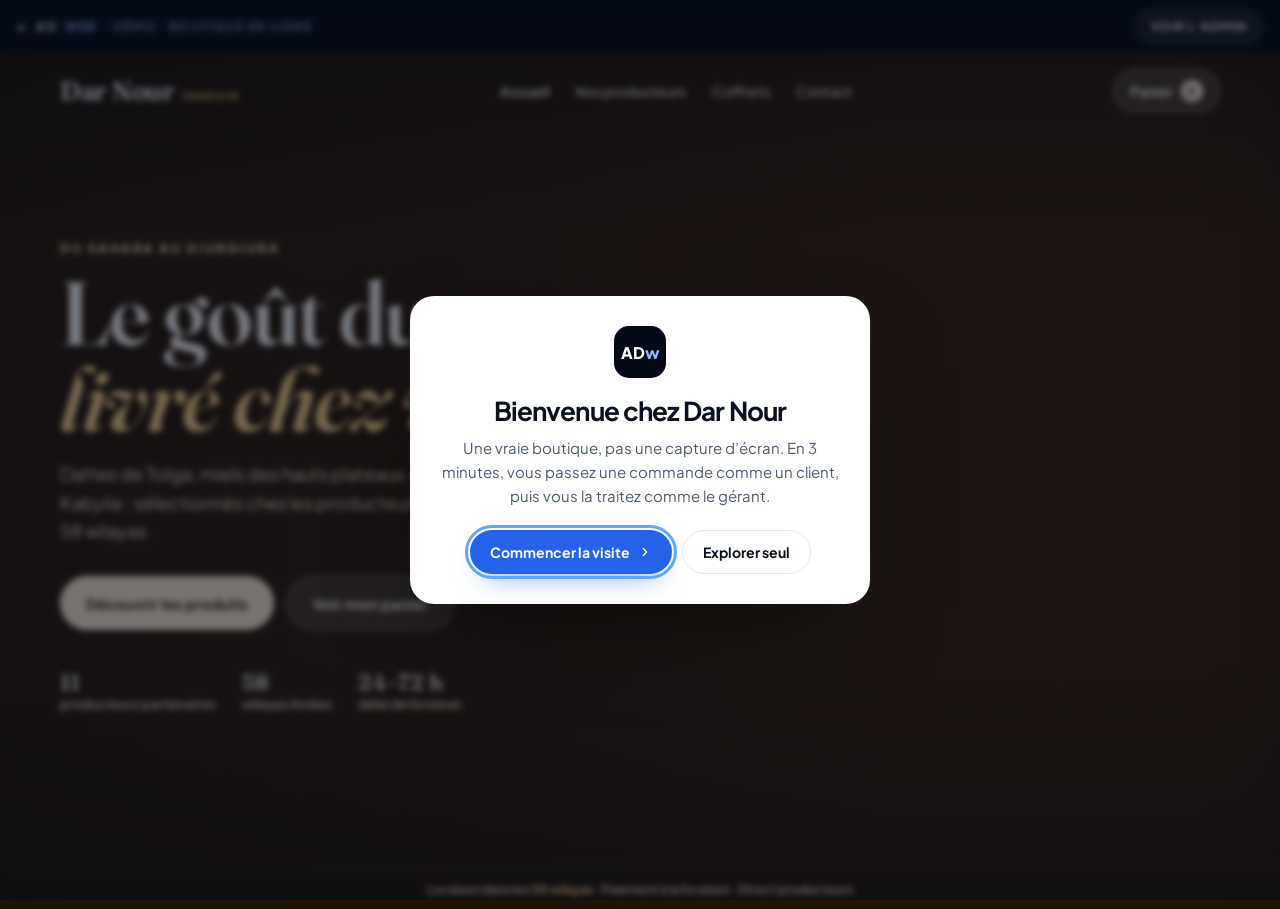
<file: demos/e-commerce/index.html>
<!doctype html>
<html lang="fr">
<head>
<meta charset="utf-8">
<meta name="viewport" content="width=device-width, initial-scale=1, viewport-fit=cover">
<title>Démo boutique en ligne : de la vitrine au back-office · ADweb</title>
<meta name="description" content="Essayez une vraie boutique en ligne ADweb : commandez, recevez la notification, traitez la commande et gérez votre catalogue.">
<meta name="theme-color" content="#070b18">
<link rel="icon" href="../../favicon.svg" type="image/svg+xml">
<link rel="preconnect" href="https://fonts.googleapis.com">
<link rel="preconnect" href="https://fonts.gstatic.com" crossorigin>
<link href="https://fonts.googleapis.com/css2?family=Plus+Jakarta+Sans:wght@400;500;600;700;800&family=Fraunces:opsz,wght@9..144,500;9..144,600&display=swap" rel="stylesheet">
<link rel="stylesheet" href="../demo.css">
<style>
body{background:#faf7f2}
.serif{font-family:'Fraunces',Georgia,serif;letter-spacing:-.01em}
.wrap{max-width:1200px;margin:0 auto;padding:0 20px}
/* En-tête boutique */
.sh{position:sticky;top:44px;z-index:40;background:rgba(250,247,242,.92);backdrop-filter:blur(10px);border-bottom:1px solid #ece4d8}
.sh .wrap{display:flex;align-items:center;justify-content:space-between;gap:16px;height:64px}
.brand{font-size:26px;font-weight:600;text-decoration:none;display:flex;align-items:baseline;gap:8px}
.brand small{font-family:var(--font);font-size:10px;font-weight:700;letter-spacing:.2em;text-transform:uppercase;color:#9a7b4f}
.snav{display:flex;gap:26px;font-size:14px;font-weight:600;color:#5b5145}
.snav span{cursor:default}.snav span:first-child{color:#1c1712}
.cartb{position:relative;display:inline-flex;align-items:center;gap:8px;background:#1c1712;color:#fff;border:0;border-radius:999px;padding:10px 16px;font-size:14px;font-weight:700}
.cartb .n{min-width:22px;height:22px;border-radius:11px;background:#fff;color:#1c1712;font-size:12px;display:inline-flex;align-items:center;justify-content:center;padding:0 6px;transition:transform .3s}
.cartb .n.bump{transform:scale(1.35);background:#f6c56b}
@media (max-width:760px){.snav{display:none}}
.ribbon{background:#1c1712;color:#efe6d8;font-size:12.5px;font-weight:600;text-align:center;padding:9px 12px;letter-spacing:.02em}
.ribbon b{color:#f6c56b}
/* ---------- Page d'accueil vidéo ---------- */
.landing{position:relative;height:calc(100vh - 44px);height:calc(100svh - 44px);min-height:560px;overflow:hidden;color:#fff;background:#3a2410}
.hbg{position:absolute;inset:0}
.hvid{position:absolute;inset:0;width:100%;height:100%;object-fit:cover;animation:kb 30s ease-in-out infinite alternate}
@keyframes kb{from{transform:scale(1.03)}to{transform:scale(1.13) translate(-1.5%,-1%)}}
.hgrain{position:absolute;inset:0;opacity:.07;background-image:url("data:image/svg+xml,%3Csvg xmlns='http://www.w3.org/2000/svg' width='160' height='160'%3E%3Cfilter id='n'%3E%3CfeTurbulence type='fractalNoise' baseFrequency='.9' numOctaves='2'/%3E%3C/filter%3E%3Crect width='100%25' height='100%25' filter='url(%23n)'/%3E%3C/svg%3E");mix-blend-mode:overlay;pointer-events:none}
.landing::after{content:"";position:absolute;inset:0;pointer-events:none;background:linear-gradient(180deg,rgba(20,12,4,.55) 0%,rgba(20,12,4,0) 22%),linear-gradient(90deg,rgba(28,18,8,.62) 0%,rgba(28,18,8,.3) 42%,rgba(28,18,8,0) 70%),linear-gradient(0deg,rgba(20,12,4,.55),transparent 30%)}
.lh{position:absolute;z-index:3;top:0;left:0;right:0}
.lh .wrap{display:flex;align-items:center;justify-content:space-between;gap:16px;height:76px}
.lh .brand{color:#fff}.lh .brand small{color:#ffd58f}
.lh .snav{color:rgba(255,255,255,.82)}.lh .snav span:first-child{color:#fff}
.lh .cartb{background:rgba(255,255,255,.14);border:1px solid rgba(255,255,255,.35);backdrop-filter:blur(8px)}
.lh .cartb .n{background:#fff3df}
.hin{position:relative;z-index:2;height:100%;display:flex;flex-direction:column;justify-content:center;max-width:1200px;margin:0 auto;padding:60px 20px 70px;pointer-events:none}
.hin>*{pointer-events:auto;max-width:640px}
.heb{font-size:12.5px;font-weight:800;letter-spacing:.2em;text-transform:uppercase;color:#ffe2b0;margin:0 0 14px;opacity:0;animation:hu .9s .2s forwards}
.landing h1{margin:0 0 18px;font-size:clamp(44px,7vw,92px);line-height:.96;font-weight:600;text-shadow:0 4px 30px rgba(40,20,0,.35);opacity:0;animation:hu .9s .35s forwards}
.landing h1 em{font-style:italic;color:#ffd58f}
.landing p.hl{margin:0 0 30px;font-size:18px;line-height:1.6;color:#fbead2;max-width:500px;opacity:0;animation:hu .9s .5s forwards}
.hcta{display:flex;gap:12px;flex-wrap:wrap;opacity:0;animation:hu .9s .65s forwards}
.hcta .b{min-height:54px;padding:14px 26px;font-size:15px}
.b.sand{background:#fff3df;color:#2b1a0a}.b.sand:hover{background:#fff}
.b.glass{background:rgba(255,255,255,.12);color:#fff;border:1px solid rgba(255,255,255,.35);backdrop-filter:blur(6px)}
.htrust{display:flex;gap:26px;margin-top:38px;font-size:13px;font-weight:600;color:#fbead2;flex-wrap:wrap;opacity:0;animation:hu .9s .8s forwards}
.htrust b{display:block;font-size:22px;color:#fff;font-family:Fraunces,serif;font-weight:600}
@keyframes hu{from{opacity:0;transform:translateY(18px)}to{opacity:1;transform:none}}
.lrib{position:absolute;z-index:2;left:0;right:0;bottom:0;text-align:center;font-size:12.5px;font-weight:600;color:#f6e3c6;padding:12px 16px;border-top:1px solid rgba(255,255,255,.14);background:rgba(20,12,4,.25);backdrop-filter:blur(6px)}
.lrib b{color:#ffd58f}
.tsw{position:absolute;z-index:3;right:16px;bottom:56px;display:flex;align-items:center;gap:4px;flex-wrap:wrap;background:rgba(20,12,4,.55);backdrop-filter:blur(8px);border:1px solid rgba(255,255,255,.2);border-radius:999px;padding:4px;font-size:12px;font-weight:700}
.tsw span{padding:0 8px 0 10px;color:#f3dcbb}
.tsw button{border:0;background:none;color:#fff;padding:7px 12px;border-radius:999px;font-size:12px;font-weight:700}
.tsw button.on{background:#fff3df;color:#2b1a0a}
@media (max-width:640px){.lh .wrap{height:64px}.hin{justify-content:flex-end;padding:90px 20px 150px}.landing::after{background:linear-gradient(180deg,rgba(20,12,4,.5) 0%,rgba(20,12,4,.1) 30%,rgba(20,12,4,.7) 100%)}.tsw{left:12px;right:12px;bottom:52px;justify-content:center;border-radius:16px}.htrust{gap:18px;margin-top:28px}.lrib{font-size:11.5px}}
/* Transitions */
#trx{position:fixed;inset:0;z-index:78;pointer-events:none;width:100vw;height:100vh}
#trx.block{pointer-events:auto}
.sh .brand{cursor:pointer}
/* En-tête catalogue */
.ch{padding:40px 0 18px;display:flex;justify-content:space-between;align-items:flex-end;gap:16px;flex-wrap:wrap}

.ch p{margin:8px 0 0;color:#7a6c5c;font-size:14px}
/* Filtres */
.flt{display:grid;gap:10px;padding:14px;border:1px solid #ece4d8;border-radius:18px;background:#fff}
.frow{display:flex;align-items:center;gap:8px;flex-wrap:wrap}
.frow .lb{width:92px;flex:none;font-size:11px;font-weight:700;letter-spacing:.14em;text-transform:uppercase;color:#9a8b78}
.chip{border:1px solid #e4dccf;background:#fff;border-radius:999px;padding:8px 14px;font-size:13.5px;font-weight:600;color:#3d342a;transition:all .15s;min-height:38px}
.chip:hover{border-color:#bfae96}
.chip.on{background:#1c1712;border-color:#1c1712;color:#fff}
.chip.new{animation:pop .5s ease}
@keyframes pop{from{transform:scale(.6);opacity:0}}
.reset{margin-left:auto;background:none;border:0;font-size:13px;font-weight:700;color:#9a7b4f;text-decoration:underline;text-underline-offset:3px}
@media (max-width:640px){.frow .lb{width:100%}.reset{margin-left:0}}
/* Grille */
.grid{display:grid;grid-template-columns:repeat(auto-fill,minmax(min(100%,250px),1fr));gap:18px;padding:22px 0 80px}
.pc{background:#fff;border:1px solid #ece4d8;border-radius:20px;overflow:hidden;text-align:left;padding:0;display:flex;flex-direction:column;transition:transform .25s,box-shadow .25s;animation:fade .4s ease both}
@keyframes fade{from{opacity:0;transform:translateY(10px)}}
.pc:hover{transform:translateY(-4px);box-shadow:0 24px 50px -30px rgba(60,40,10,.45)}
.pc .im{position:relative;aspect-ratio:1/1;background:#f4eee5}
.pc .im img,.pc .im .ph{width:100%;height:100%;display:block;object-fit:cover;transition:transform .6s}
.pc:hover .im img{transform:scale(1.04)}
.pc .im{overflow:hidden}
.ph{display:flex!important;align-items:center;justify-content:center;background:linear-gradient(135deg,#e9dcc6,#c9a97a);color:#fff;font-family:Fraunces,serif;font-size:48px}
.pc .bd{position:absolute;top:12px;left:12px;background:#1c1712;color:#fff;font-size:10.5px;font-weight:800;letter-spacing:.12em;text-transform:uppercase;padding:5px 9px;border-radius:7px}
.pc .bd.nw{background:#b45309}
.pc .tx{padding:14px 16px 18px}
.pc .mt{font-size:11px;font-weight:700;letter-spacing:.12em;text-transform:uppercase;color:#9a8b78}
.pc h3{margin:5px 0 6px;font-size:19px;font-weight:600}
.pc .pr{font-weight:800;font-size:15px}
.pc .pr small{font-weight:600;color:#9a8b78;font-size:12px}
.empty{grid-column:1/-1;text-align:center;padding:60px 20px;color:#7a6c5c}
/* Fenêtres */
.ov{position:fixed;inset:0;z-index:50;background:rgba(28,23,18,.5);backdrop-filter:blur(3px);display:flex;align-items:center;justify-content:center;padding:16px;animation:fd .2s}
@keyframes fd{from{opacity:0}}
.md{background:#fff;border-radius:24px;width:min(980px,100%);max-height:calc(100vh - 32px);overflow:auto;position:relative;box-shadow:0 40px 100px -30px rgba(0,0,0,.5)}
.mx{position:absolute;top:14px;right:14px;z-index:2;width:40px;height:40px;border-radius:50%;border:1px solid #ece4d8;background:#fff;font-size:16px}
.pd{display:grid;grid-template-columns:1.05fr 1fr;gap:0}
@media (max-width:760px){.pd{grid-template-columns:1fr}}
.gal{padding:18px;background:#f4eee5}
.gal .main{aspect-ratio:1/1;border-radius:18px;overflow:hidden;background:#efe7db}
.gal .main img,.gal .main .ph{width:100%;height:100%;display:block;object-fit:cover}
.thumbs{display:flex;gap:10px;margin-top:12px}
.thumbs button{width:74px;height:74px;border-radius:12px;overflow:hidden;border:2px solid transparent;padding:0;background:#efe7db}
.thumbs button.on{border-color:#1c1712}
.thumbs img,.thumbs .ph{width:100%;height:100%;display:block;object-fit:cover}.thumbs .ph{font-size:20px}
.inf{padding:30px 28px}
.inf .mt{font-size:11.5px;font-weight:700;letter-spacing:.14em;text-transform:uppercase;color:#9a8b78}
.inf h2{margin:6px 0 4px;font-size:34px;font-weight:600;line-height:1.05}
.inf .pr{font-size:22px;font-weight:800;margin:10px 0 14px}
.inf p{color:#5b5145;line-height:1.65;font-size:14.5px;margin:0 0 16px}
.notes{display:flex;gap:6px;flex-wrap:wrap;margin-bottom:20px}
.notes span{font-size:12px;font-weight:600;background:#f4eee5;border-radius:999px;padding:5px 10px;color:#5b5145}
.lbl{font-size:12px;font-weight:700;letter-spacing:.12em;text-transform:uppercase;color:#9a8b78;margin:0 0 8px;display:flex;justify-content:space-between}
.sizes{display:flex;gap:10px;flex-wrap:wrap;margin-bottom:8px}
.sz{min-width:96px;border:1.5px solid #e4dccf;background:#fff;border-radius:14px;padding:10px 14px;text-align:left;transition:all .15s}
.sz b{display:block;font-size:15px}.sz small{font-size:12px;color:#7a6c5c;font-weight:600}
.sz:hover:not(:disabled){border-color:#1c1712}
.sz.on{border-color:#1c1712;background:#1c1712;color:#fff}.sz.on small{color:#e7dccb}
.sz:disabled{cursor:not-allowed;opacity:.45;background:repeating-linear-gradient(135deg,#fff,#fff 6px,#f4eee5 6px,#f4eee5 12px)}
.sz:disabled b{text-decoration:line-through}
.low{font-size:12.5px;font-weight:700;color:#b45309;min-height:18px;margin-bottom:16px}
.qty{display:inline-flex;align-items:center;border:1.5px solid #e4dccf;border-radius:999px;margin-right:10px}
.qty button{width:40px;height:44px;border:0;background:none;font-size:18px}
.qty span{min-width:22px;text-align:center;font-weight:700}
.addrow{display:flex;align-items:center;gap:6px;flex-wrap:wrap}
.b.gold{background:#1c1712;color:#fff;flex:1;min-width:200px;min-height:48px}
.b.gold:hover:not(:disabled){background:#000}
.perks{display:grid;gap:8px;margin-top:22px;padding-top:18px;border-top:1px solid #ece4d8;font-size:13px;color:#5b5145}
.perks div{display:flex;gap:10px;align-items:center}
/* Panier */
.drw{position:fixed;top:0;right:0;bottom:0;z-index:55;width:min(420px,100vw);background:#fff;box-shadow:-30px 0 80px -30px rgba(0,0,0,.4);display:flex;flex-direction:column;transform:translateX(105%);transition:transform .35s cubic-bezier(.2,.8,.2,1)}
.drw.on{transform:none}
.drw .hd{display:flex;justify-content:space-between;align-items:center;padding:20px 22px;border-bottom:1px solid #ece4d8}
.drw .hd h2{margin:0;font-size:24px;font-weight:600}
.drw .its{flex:1;overflow:auto;padding:8px 22px}
.it{display:flex;gap:14px;padding:14px 0;border-bottom:1px solid #f1ebe2}
.it .th{width:72px;height:72px;flex:none;border-radius:12px;overflow:hidden;background:#f4eee5}
.it .th img,.it .th .ph{width:100%;height:100%;object-fit:cover;display:block}.it .th .ph{font-size:24px}
.it h4{margin:0 0 3px;font-size:16px;font-weight:600}
.it .s{font-size:13px;color:#7a6c5c}
.it .rm{background:none;border:0;color:#b45309;font-size:12.5px;font-weight:700;padding:0;margin-top:6px}
.it .p{margin-left:auto;font-weight:800;font-size:14px;white-space:nowrap}
.drw .ft{padding:18px 22px 22px;border-top:1px solid #ece4d8;background:#fbf8f3}
.tot{display:flex;justify-content:space-between;font-size:14px;color:#5b5145;margin-bottom:6px}
.tot.big{font-size:18px;color:#1c1712;font-weight:800;margin:10px 0 14px}
.drw .ft .b{width:100%;min-height:50px}
.scrim{position:fixed;inset:0;z-index:54;background:rgba(28,23,18,.35);opacity:0;pointer-events:none;transition:opacity .3s}
.scrim.on{opacity:1;pointer-events:auto}
/* Commande */
.co{width:min(560px,100%);padding:30px 28px}
.co h2{margin:0 0 4px;font-size:30px;font-weight:600}
.co .sub{color:#7a6c5c;font-size:14px;margin:0 0 20px}
.fld{display:grid;gap:6px;margin-bottom:14px}
.fld label{font-size:13px;font-weight:700}
.fld input,.fld select{border:1.5px solid #e4dccf;border-radius:12px;padding:12px 14px;font-size:15px;background:#fff;min-height:48px;width:100%}
.fld input:focus,.fld select:focus{outline:0;border-color:#1c1712}
.two{display:grid;grid-template-columns:1fr 1fr;gap:12px}
@media (max-width:520px){.two{grid-template-columns:1fr}}
.modes{display:grid;grid-template-columns:1fr 1fr;gap:10px;margin-bottom:16px}
.mode{border:1.5px solid #e4dccf;border-radius:14px;padding:12px 14px;display:flex;gap:10px;align-items:flex-start;cursor:pointer}
.mode input{margin-top:3px;accent-color:#1c1712}
.mode b{display:block;font-size:14px}.mode small{color:#7a6c5c;font-size:12.5px}
.mode:has(input:checked){border-color:#1c1712;background:#fbf8f3}
.testfill{width:100%;border:1.5px dashed #c9b89f;background:#fbf8f3;color:#5b5145;border-radius:12px;padding:11px;font-size:13.5px;font-weight:700;margin-bottom:16px}
.sum{background:#fbf8f3;border-radius:14px;padding:14px 16px;margin:4px 0 16px}
.cod{display:flex;gap:10px;align-items:center;font-size:13px;color:#5b5145;margin-bottom:16px}
.ok{text-align:center;padding:12px 0}
.ok .ck{width:72px;height:72px;margin:0 auto 18px;border-radius:50%;background:#e8f7ee;color:#16a34a;display:flex;align-items:center;justify-content:center}
.ok .ck svg{animation:dr .6s ease .1s both}
@keyframes dr{from{transform:scale(.3);opacity:0}}
.err{color:#b91c1c;font-size:12.5px;font-weight:600}

/* ---------- Administration ---------- */
#admin{background:#f6f8fc;min-height:calc(100vh - 44px)}
.ah{background:#fff;border-bottom:1px solid var(--line)}
.ah .wrap{display:flex;align-items:center;justify-content:space-between;gap:12px;flex-wrap:wrap;padding-top:16px}
.ah .t{display:flex;align-items:center;gap:12px}
.ah .t .lo{width:40px;height:40px;border-radius:12px;background:#1c1712;color:#f6c56b;display:flex;align-items:center;justify-content:center;font-family:'Fraunces',serif;font-size:16px}
.ah .t b{display:block;font-size:16px}.ah .t small{color:var(--soft);font-size:12.5px;font-weight:600}
.tabs{display:flex;gap:4px;margin-top:14px;overflow-x:auto}
.tab{border:0;background:none;padding:12px 16px;font-weight:700;font-size:14px;color:var(--muted);border-bottom:2.5px solid transparent;white-space:nowrap}
.tab.on{color:var(--blue);border-color:var(--blue)}
.tab .c{display:inline-flex;min-width:20px;height:20px;border-radius:10px;background:var(--bad);color:#fff;font-size:11px;align-items:center;justify-content:center;margin-left:6px;padding:0 5px}
.pane{padding:24px 0 80px}
.kpis{display:grid;grid-template-columns:repeat(4,1fr);gap:12px;margin-bottom:20px}
@media (max-width:820px){.kpis{grid-template-columns:repeat(2,1fr)}}
.kpi{background:#fff;border:1px solid var(--line);border-radius:16px;padding:16px 18px}
.kpi small{display:flex;align-items:center;gap:7px;font-size:12px;font-weight:700;color:var(--muted)}
.kpi small i{width:8px;height:8px;border-radius:50%}
.kpi b{display:block;font-size:28px;letter-spacing:-.03em;margin-top:6px;transition:color .3s}
.kpi b.flash{color:var(--blue)}
.kpi em{font-style:normal;font-size:12px;color:var(--ok);font-weight:700}
.bar2{display:flex;justify-content:space-between;align-items:center;gap:10px;margin-bottom:12px;flex-wrap:wrap}
.bar2 h2{margin:0;font-size:20px;letter-spacing:-.02em}
.ord{background:#fff;border:1px solid var(--line);border-radius:16px;padding:16px 18px;margin-bottom:10px;display:grid;grid-template-columns:1.3fr 1.4fr .8fr auto;gap:14px;align-items:center;transition:box-shadow .4s,border-color .4s}
.ord.hot{border-color:var(--blue);box-shadow:0 0 0 4px rgba(37,99,235,.14)}
@media (max-width:820px){.ord{grid-template-columns:1fr 1fr}.ord .acts{grid-column:1/-1}}
.ord .who b{display:block;font-size:15px}
.ord .who a{font-size:13px;color:var(--blue);font-weight:700;text-decoration:none}
.ord .who small{display:block;color:var(--soft);font-size:12px;font-weight:600;margin-top:2px}
.ord .what{font-size:13.5px;color:var(--muted);line-height:1.5}
.ord .what b{color:var(--ink)}
.ord .amt{font-weight:800;font-size:15px}
.ord .acts{display:flex;gap:8px;align-items:center;justify-content:flex-end;flex-wrap:wrap}
.pill{display:inline-flex;align-items:center;gap:6px;font-size:12px;font-weight:700;padding:5px 10px;border-radius:999px;white-space:nowrap}
.pill i{width:7px;height:7px;border-radius:50%;background:currentColor}
.s-nouvelle{background:#eaf0fe;color:#1d4ed8}.s-appelee{background:var(--warnt);color:#b45309}.s-confirmee{background:#f3e8ff;color:#7e22ce}.s-livree{background:var(--okt);color:#15803d}.s-annulee{background:#f1f5f9;color:#64748b}
.prow{background:#fff;border:1px solid var(--line);border-radius:16px;padding:14px;margin-bottom:10px;display:grid;grid-template-columns:64px 1fr auto;gap:14px;align-items:center}
.prow .th{width:64px;height:64px;border-radius:12px;overflow:hidden;background:#f4eee5}
.prow .th img,.prow .th .ph{width:100%;height:100%;object-fit:cover;display:block}.prow .th .ph{font-size:24px}
.upl{display:flex;gap:14px;align-items:center;margin-bottom:16px}.upl small{display:block;color:var(--soft);font-size:12px;margin-top:6px}
.upv{width:84px;height:84px;flex:none;border-radius:14px;overflow:hidden;background:#f4eee5}.upv img,.upv .ph{width:100%;height:100%;object-fit:cover;display:block}.upv .ph{font-size:28px}
.credit{text-align:center;font-size:12px;color:#9a8b78;padding:0 20px 40px}.credit a{color:inherit}
.prow b{font-size:15px}.prow small{display:block;color:var(--soft);font-size:12.5px;font-weight:600;margin:2px 0 6px}
.vars{display:flex;gap:6px;flex-wrap:wrap}
.vars span{font-size:12px;font-weight:700;background:#f1f5fb;border-radius:8px;padding:4px 8px;color:var(--muted)}
.vars span.z{background:var(--badt);color:var(--bad)}
.vars span.l{background:var(--warnt);color:#b45309}
.prow .acts{display:flex;gap:8px}
@media (max-width:640px){.prow{grid-template-columns:56px 1fr}.prow .acts{grid-column:1/-1}}
.af{width:min(560px,100%);padding:28px}
.af h2{margin:0 0 18px;font-size:22px;letter-spacing:-.02em}
.af .fld input,.af .fld select{border-color:var(--line);border-radius:12px}
.vt{display:grid;grid-template-columns:80px 1fr 1fr;gap:8px;align-items:center;margin-bottom:8px}
.vt input{border:1.5px solid var(--line);border-radius:10px;padding:10px 12px;min-height:44px;width:100%}
.vt span{font-weight:700;font-size:14px}
.vh{display:grid;grid-template-columns:80px 1fr 1fr;gap:8px;font-size:11.5px;font-weight:700;letter-spacing:.1em;text-transform:uppercase;color:var(--soft);margin-bottom:6px}
.cards2{display:grid;grid-template-columns:1.5fr 1fr;gap:14px}
@media (max-width:820px){.cards2{grid-template-columns:1fr}}
.box{background:#fff;border:1px solid var(--line);border-radius:16px;padding:18px}
.box h3{margin:0 0 14px;font-size:15px}
.rk{display:grid;gap:10px}
.rk div{display:grid;grid-template-columns:1fr auto;gap:4px;font-size:13.5px}
.rk div span:last-child{font-weight:800}
.rk i{grid-column:1/-1;height:6px;border-radius:3px;background:#eef2f9;overflow:hidden;display:block}
.rk i u{display:block;height:100%;background:var(--blue);border-radius:3px}
.note{font-size:12.5px;color:var(--soft);margin-top:14px}

/* ---------- Thème « sable » : remplace le blanc sur toute la boutique ---------- */
body{background:#ecdcc0}
#shop,#catalog{background:#ecdcc0 url("data:image/svg+xml,%3Csvg xmlns='http://www.w3.org/2000/svg' width='220' height='220'%3E%3Cfilter id='n'%3E%3CfeTurbulence type='fractalNoise' baseFrequency='.85' numOctaves='3' stitchTiles='stitch'/%3E%3CfeColorMatrix values='0 0 0 0 .45 0 0 0 0 .28 0 0 0 0 .1 0 0 0 .09 0'/%3E%3C/filter%3E%3Crect width='100%25' height='100%25' filter='url(%23n)'/%3E%3C/svg%3E")}
#catalog{background-image:url("data:image/svg+xml,%3Csvg xmlns='http://www.w3.org/2000/svg' width='220' height='220'%3E%3Cfilter id='n'%3E%3CfeTurbulence type='fractalNoise' baseFrequency='.85' numOctaves='3' stitchTiles='stitch'/%3E%3CfeColorMatrix values='0 0 0 0 .45 0 0 0 0 .28 0 0 0 0 .1 0 0 0 .09 0'/%3E%3C/filter%3E%3Crect width='100%25' height='100%25' filter='url(%23n)'/%3E%3C/svg%3E"),radial-gradient(1200px 500px at 85% -10%,rgba(255,214,150,.55),transparent 70%),linear-gradient(180deg,#f0e1c6,#e6d1ad)}
.sh{background:rgba(240,225,198,.88);border-bottom-color:#dcc7a3}
.flt,.pc,.it,.sz,.chip,.qty,.mode,.fld input,.fld select,.mx{background:#fbf3e5}
.flt,.pc{border-color:#dfcaa6}
.chip,.sz,.qty,.mode,.fld input,.fld select{border-color:#d9c39d}
.chip.on,.sz.on{background:#2b1a0a;border-color:#2b1a0a;color:#fff}
.pc:hover{box-shadow:0 24px 50px -28px rgba(90,55,15,.55)}
.pc .im{background:#e8d5b4}
.md{background:#f8eedd}
.gal{background:#ecdcc0}.gal .main,.thumbs button{background:#e3cfac}
.notes span{background:#ecdcc0}
.drw{background:#f8eedd}.drw .hd{border-color:#e2cfae}.drw .ft{background:#f1e3cb;border-color:#e2cfae}
.it{background:none;border-color:#e6d5b6}.it .th{background:#e3cfac}
.sum,.testfill{background:#f1e3cb}
.perks,.drw .hd{border-color:#e2cfae}
.ch p,.pc .mt,.frow .lb{color:#8a6c48}
.credit{color:#8a6c48}
.b.gold{background:#2b1a0a}
.ov{background:rgba(43,26,10,.55)}
</style>
</head>
<body>

<div class="dbar">
  <a href="../../#demos" aria-label="Retour au site ADweb"><span aria-hidden="true">←</span> AD<b>web</b> <span class="tag">· Démo · Boutique en ligne</span></a>
  <button class="sw" id="sw" type="button">Voir l’admin</button>
</div>

<!-- ===== BOUTIQUE ===== -->
<main id="shop">
  <!-- Page d'accueil : vidéo plein écran, header intégré -->
  <section class="landing" id="landing" aria-label="Bienvenue chez Dar Nour">
    <div class="hbg" id="hbg"></div>
    <header class="lh">
      <div class="wrap">
        <a class="brand serif" href="#" onclick="return false">Dar Nour <small>Terroir</small></a>
        <nav class="snav" aria-label="Boutique"><span>Accueil</span><span>Nos producteurs</span><span>Coffrets</span><span>Contact</span></nav>
        <button class="cartb" type="button" data-go-cart aria-label="Ouvrir le panier">Panier <span class="n" id="ccL">0</span></button>
      </div>
    </header>
    <div class="hin">
      <p class="heb">Du Sahara au Djurdjura</p>
      <h1 class="serif">Le goût du pays, <em>livré chez vous.</em></h1>
      <p class="hl">Dattes de Tolga, miels des hauts plateaux, huile d’olive de Kabylie : sélectionnés chez les producteurs, livrés dans les 58 wilayas.</p>
      <div class="hcta"><button class="b sand" type="button" id="ctaDiscover" data-go-cat>Découvrir les produits</button><button class="b glass" type="button" data-go-cart>Voir mon panier</button></div>
      <div class="htrust"><div><b>11</b>producteurs partenaires</div><div><b>58</b>wilayas livrées</div><div><b>24–72 h</b>délai de livraison</div></div>
    </div>
    <div class="lrib">Livraison dans les <b>58 wilayas</b> · Paiement à la livraison · Direct producteurs</div>
  </section>

  <!-- Page produits -->
  <div id="catalog" hidden>
    <header class="sh">
      <div class="wrap">
        <a class="brand serif" href="#" id="toLanding" title="Retour à l’accueil">Dar Nour <small>Terroir</small></a>
        <nav class="snav" aria-label="Boutique"><span>Boutique</span><span>Nos producteurs</span><span>Coffrets</span><span>Contact</span></nav>
        <button class="cartb" id="cartBtn" type="button" aria-label="Ouvrir le panier">Panier <span class="n" id="cc">0</span></button>
      </div>
    </header>
    <div class="ribbon">Livraison dans les <b>58 wilayas</b> · Paiement à la livraison · Direct producteurs</div>
    <div class="wrap">
      <div class="ch">
        <div>
          <h2 class="serif" style="margin:0;font-size:clamp(34px,5vw,54px);font-weight:600;line-height:1">Le meilleur du terroir</h2>
          <p id="count"></p>
        </div>
      </div>
      <div class="flt" id="filters"></div>
      <div class="grid" id="grid"></div>
    </div>
    <p class="credit">Boutique fictive de démonstration · Photos : <a href="https://unsplash.com" target="_blank" rel="noopener">Unsplash</a> · Vidéo : <a href="https://www.pexels.com" target="_blank" rel="noopener">Pexels</a></p>
  </div>
</main>

<!-- Fiche produit -->
<div class="ov" id="pm" hidden></div>

<!-- Panier -->
<div class="scrim" id="scrim"></div>
<aside class="drw" id="cart" aria-label="Panier" aria-hidden="true">
  <div class="hd"><h2 class="serif">Votre panier</h2><button class="mx" style="position:static" id="cartX" type="button" aria-label="Fermer le panier">✕</button></div>
  <div class="its" id="cartItems"></div>
  <div class="ft" id="cartFoot"></div>
</aside>

<!-- Commande -->
<div class="ov" id="checkout" hidden></div>

<!-- ===== ADMINISTRATION ===== -->
<main id="admin" hidden>
  <div class="ah">
    <div class="wrap">
      <div class="t"><span class="lo">DN</span><div><b>Dar Nour</b><small>Administration</small></div></div>
      <button class="b sec sm" id="backShop" type="button">← Retour à la boutique</button>
    </div>
    <div class="wrap">
      <div class="tabs" role="tablist">
        <button class="tab on" data-tab="orders" type="button" role="tab">Commandes<span class="c" id="newCount" hidden>0</span></button>
        <button class="tab" data-tab="products" type="button" role="tab">Produits</button>
        <button class="tab" data-tab="stats" type="button" role="tab">Statistiques</button>
      </div>
    </div>
  </div>
  <div class="wrap pane" id="pane"></div>
</main>
<div class="ov" id="aform" hidden></div>

<button class="notif" id="notif" type="button" aria-live="assertive"></button>
<div class="toast" id="toast" role="status"></div>

<script src="../tour.js"></script>
<script src="ecom.js"></script>
<script src="landing.js"></script>
</body>
</html>
</file>
<file: demos/demo.css>
/* ADweb — styles communs aux démos interactives */
:root{
  --ink:#0b1020;--muted:#4b5775;--soft:#8a96b3;--line:#e3e8f3;--bg:#f6f8fc;--card:#fff;
  --night:#070b18;--night2:#0d1428;--blue:#2563eb;--blue2:#3b82f6;--sky:#93b4ff;--tint:#eaf0fe;
  --ok:#16a34a;--okt:#e8f7ee;--warn:#d97706;--warnt:#fff4e0;--bad:#dc2626;--badt:#fdecec;
  --r:16px;--font:'Plus Jakarta Sans',system-ui,-apple-system,Segoe UI,Roboto,sans-serif
}
*{box-sizing:border-box}
html,body{margin:0}
body{font-family:var(--font);color:var(--ink);background:var(--bg);-webkit-font-smoothing:antialiased}
button,input,select,textarea{font:inherit;color:inherit}
button{cursor:pointer}
a{color:inherit}
:focus-visible{outline:3px solid #60a5fa;outline-offset:2px;border-radius:10px}
[hidden]{display:none!important}

/* Barre démo */
.dbar{position:sticky;top:0;z-index:60;background:var(--night);color:#cfd8ee;display:flex;align-items:center;justify-content:space-between;gap:12px;padding:10px 18px;font-size:12px;font-weight:700;letter-spacing:.12em;text-transform:uppercase}
.dbar a{text-decoration:none;display:inline-flex;align-items:center;gap:8px;color:#fff}
.dbar a b{color:var(--sky)}
.dbar .tag{color:#8fa2cc;font-weight:600}
.dbar .sw{display:inline-flex;align-items:center;gap:8px;background:rgba(255,255,255,.08);border:1px solid rgba(255,255,255,.18);border-radius:999px;padding:8px 14px;color:#fff;font-size:12px;font-weight:700;letter-spacing:.08em;text-transform:uppercase}
.dbar .sw:hover{background:rgba(255,255,255,.14)}
@media (max-width:640px){.dbar .tag{display:none}.dbar{letter-spacing:.06em}}

/* Boutons */
.b{display:inline-flex;align-items:center;justify-content:center;gap:8px;border:0;border-radius:999px;font-weight:700;font-size:14px;padding:12px 20px;min-height:44px;transition:transform .15s,background .2s,box-shadow .2s,opacity .2s;text-decoration:none}
.b:active{transform:scale(.98)}
.b.pri{background:var(--blue);color:#fff;box-shadow:0 12px 28px -14px rgba(37,99,235,.9)}
.b.pri:hover{background:#1d4ed8}
.b.sec{background:#fff;border:1px solid var(--line);color:var(--ink)}
.b.sec:hover{border-color:#c9d3e8}
.b.dark{background:var(--ink);color:#fff}
.b.sm{font-size:13px;padding:8px 14px;min-height:36px}
.b:disabled{opacity:.4;cursor:not-allowed;box-shadow:none}

/* Notification type téléphone */
.notif{position:fixed;z-index:90;top:62px;right:16px;width:min(360px,calc(100vw - 32px));background:rgba(20,26,44,.94);backdrop-filter:blur(14px);-webkit-backdrop-filter:blur(14px);color:#fff;border-radius:20px;padding:14px 16px;display:flex;gap:12px;align-items:flex-start;box-shadow:0 24px 60px -20px rgba(0,0,0,.6);border:1px solid rgba(255,255,255,.1);transform:translateY(-140%);opacity:0;transition:transform .55s cubic-bezier(.2,.8,.2,1),opacity .4s;text-align:left;cursor:pointer}
.notif{visibility:hidden;pointer-events:none}
.notif.on{transform:none;opacity:1;visibility:visible;pointer-events:auto}
.notif .ic{flex:none;width:38px;height:38px;border-radius:11px;background:var(--blue);display:flex;align-items:center;justify-content:center;font-weight:800;font-size:13px}
.notif .t{font-size:13px;font-weight:700;display:flex;justify-content:space-between;gap:8px}
.notif .t span{font-weight:500;color:#9aa6c4}
.notif .m{font-size:13px;line-height:1.45;color:#dbe2f3;margin-top:2px}

/* Petit toast */
.toast{position:fixed;z-index:95;left:50%;bottom:24px;transform:translate(-50%,calc(100% + 40px));background:var(--ink);color:#fff;font-size:14px;font-weight:600;padding:12px 18px;border-radius:12px;transition:transform .35s;box-shadow:0 16px 40px -16px rgba(0,0,0,.5);max-width:calc(100vw - 32px)}
.toast.on{transform:translate(-50%,0)}

/* ---------- Visite guidée ---------- */
.tspot{position:fixed;z-index:70;pointer-events:none;border-radius:14px;box-shadow:0 0 0 3px var(--blue),0 0 0 9999px rgba(7,11,24,.42);transition:all .35s cubic-bezier(.2,.8,.2,1)}
.tspot.none{box-shadow:0 0 0 9999px rgba(7,11,24,.42);width:0!important;height:0!important;left:50%!important;top:50%!important}
.tspot.pulse::after{content:"";position:absolute;inset:-3px;border-radius:16px;border:3px solid var(--blue2);animation:tp 1.6s ease-out infinite}
@keyframes tp{from{opacity:.9;transform:scale(1)}to{opacity:0;transform:scale(1.06)}}
.tcard{position:fixed;z-index:80;right:20px;bottom:20px;width:min(400px,calc(100vw - 24px));background:#fff;color:var(--ink);border-radius:20px;box-shadow:0 30px 80px -24px rgba(7,11,24,.55),0 0 0 1px rgba(7,11,24,.06);overflow:hidden;font-family:var(--font);transition:transform .35s,opacity .3s}
.tcard.left{right:auto;left:20px}
.tcard .th{display:flex;align-items:center;gap:12px;padding:16px 18px 0}
.tcard .lg{flex:none;width:30px;height:30px;border-radius:9px;background:var(--night);color:#fff;font-weight:800;font-size:12px;display:flex;align-items:center;justify-content:center;letter-spacing:-.02em}
.tcard .lg i{font-style:normal;color:var(--sky)}
.tcard .pg{flex:1;display:flex;gap:3px}
.tcard .pg span{flex:1;height:3px;border-radius:3px;background:#e3e8f3}
.tcard .pg span.d{background:var(--blue)}
.tcard .x{flex:none;width:30px;height:30px;border-radius:50%;border:1px solid var(--line);background:#fff;display:flex;align-items:center;justify-content:center;color:var(--muted)}
.tcard .tb{padding:14px 18px 6px}
.tcard .st{font-size:11px;font-weight:700;letter-spacing:.14em;text-transform:uppercase;color:var(--soft)}
.tcard h3{margin:6px 0 8px;font-size:20px;letter-spacing:-.025em;line-height:1.2}
.tcard p{margin:0;font-size:14px;line-height:1.6;color:var(--muted)}
.tcard ul{margin:10px 0 0;padding:0;list-style:none;display:grid;gap:8px}
.tcard li{font-size:13.5px;line-height:1.5;color:var(--muted);padding-left:22px;position:relative}
.tcard li::before{content:"";position:absolute;left:4px;top:7px;width:8px;height:8px;border-radius:50%;background:var(--blue)}
.tcard .hint{margin:12px -18px 0;padding:10px 18px;background:var(--tint);color:#1e3a8a;font-size:13px;font-weight:600;display:flex;gap:8px;align-items:center}
.tcard .hint svg{flex:none}
.tcard .tf{display:flex;justify-content:space-between;gap:10px;padding:14px 18px 16px}
.tcard .tf .b{min-height:40px;font-size:13px}
.tcard.done-flash .hint{background:var(--okt);color:#14532d}
@media (max-width:640px){
  .tcard,.tcard.left{left:10px;right:10px;bottom:10px;width:auto;border-radius:18px}
  .tcard h3{font-size:18px}
  .tcard p{font-size:13.5px}
}
.twel{position:fixed;inset:0;z-index:85;background:rgba(7,11,24,.55);backdrop-filter:blur(3px);display:flex;align-items:center;justify-content:center;padding:20px}
.twel .bx{background:#fff;border-radius:24px;max-width:460px;width:100%;padding:30px;text-align:center;box-shadow:0 40px 100px -30px rgba(0,0,0,.6)}
.twel .lg{width:52px;height:52px;margin:0 auto 18px;border-radius:15px;background:var(--night);color:#fff;font-weight:800;font-size:16px;display:flex;align-items:center;justify-content:center}
.twel .lg i{font-style:normal;color:var(--sky)}
.twel h2{margin:0 0 10px;font-size:26px;letter-spacing:-.035em;line-height:1.15}
.twel p{margin:0 0 22px;color:var(--muted);font-size:15px;line-height:1.6}
.twel .row{display:flex;gap:10px;justify-content:center;flex-wrap:wrap}
.trelaunch{position:fixed;z-index:65;left:16px;bottom:16px;background:var(--night);color:#fff;border:0;border-radius:999px;padding:10px 16px;font-size:13px;font-weight:700;display:inline-flex;gap:8px;align-items:center;box-shadow:0 14px 30px -12px rgba(7,11,24,.6)}
@media (prefers-reduced-motion:reduce){*{transition:none!important;animation:none!important}}
</file>
